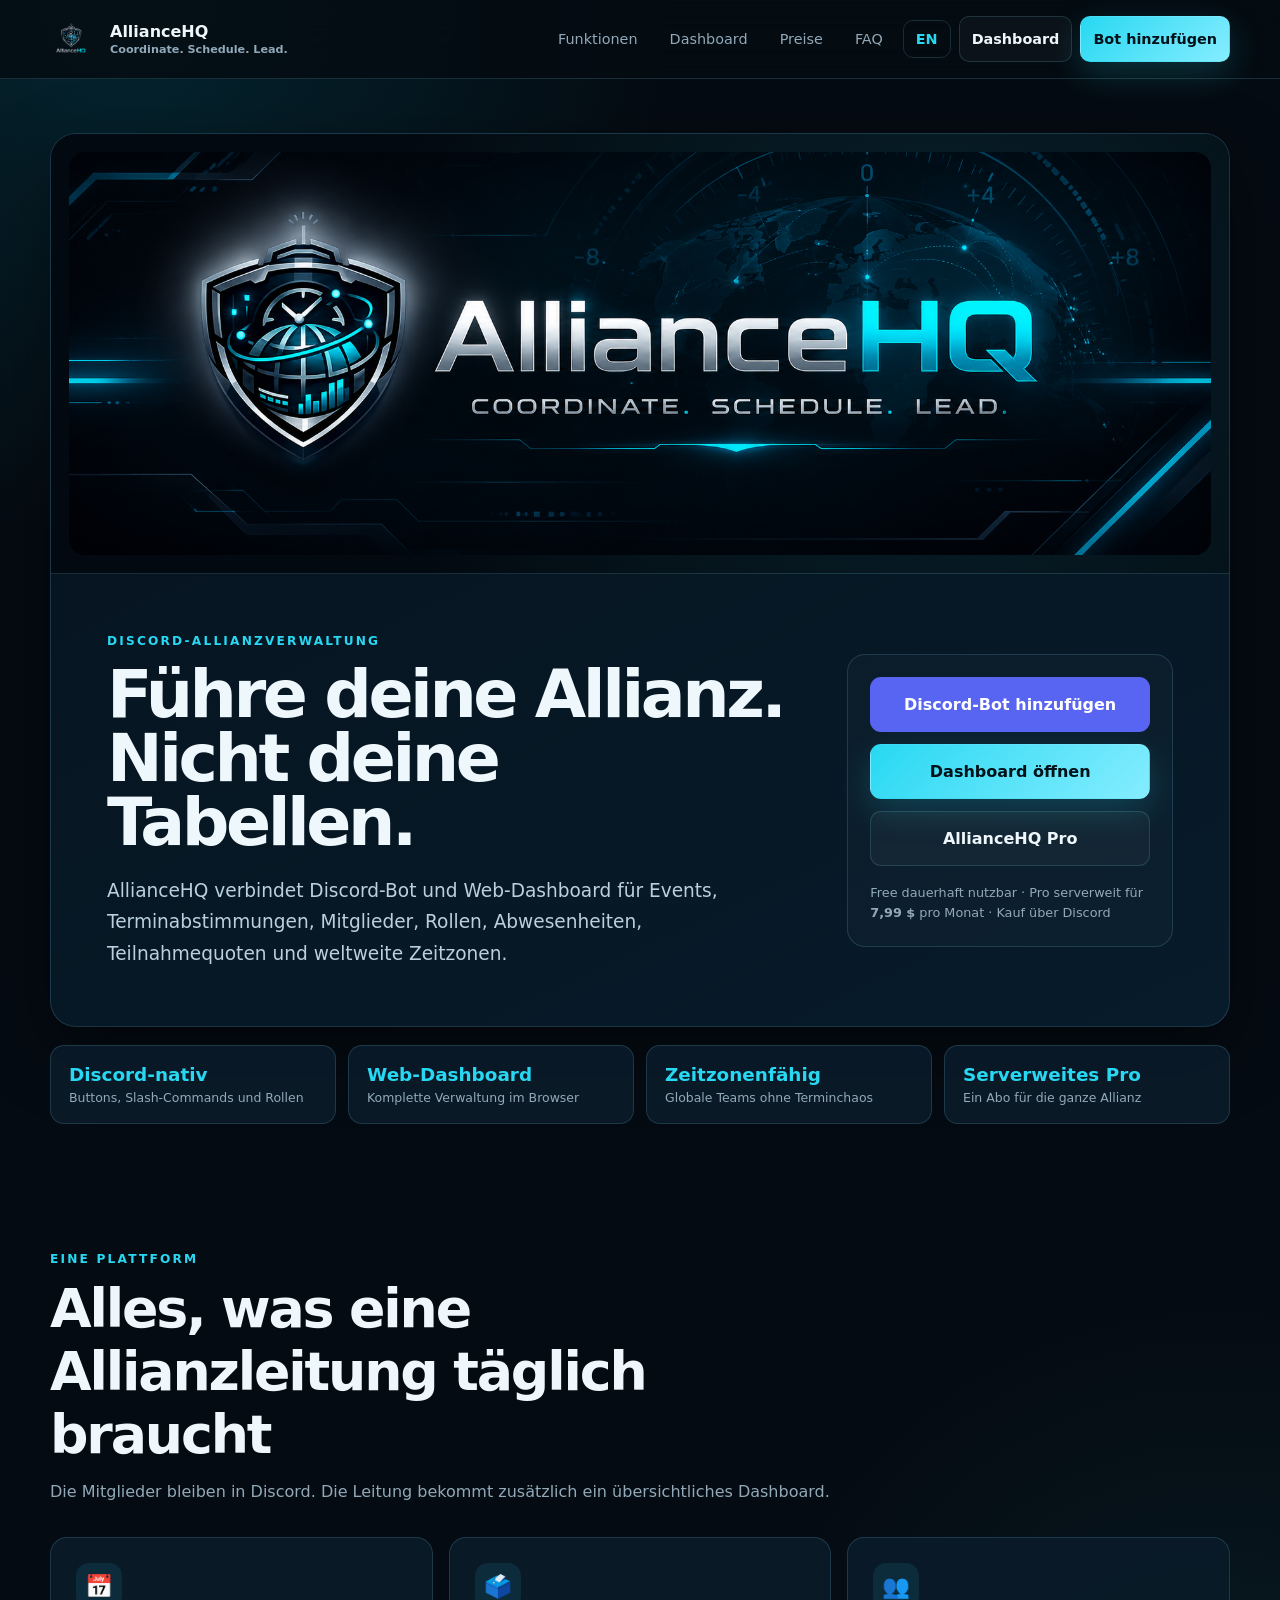
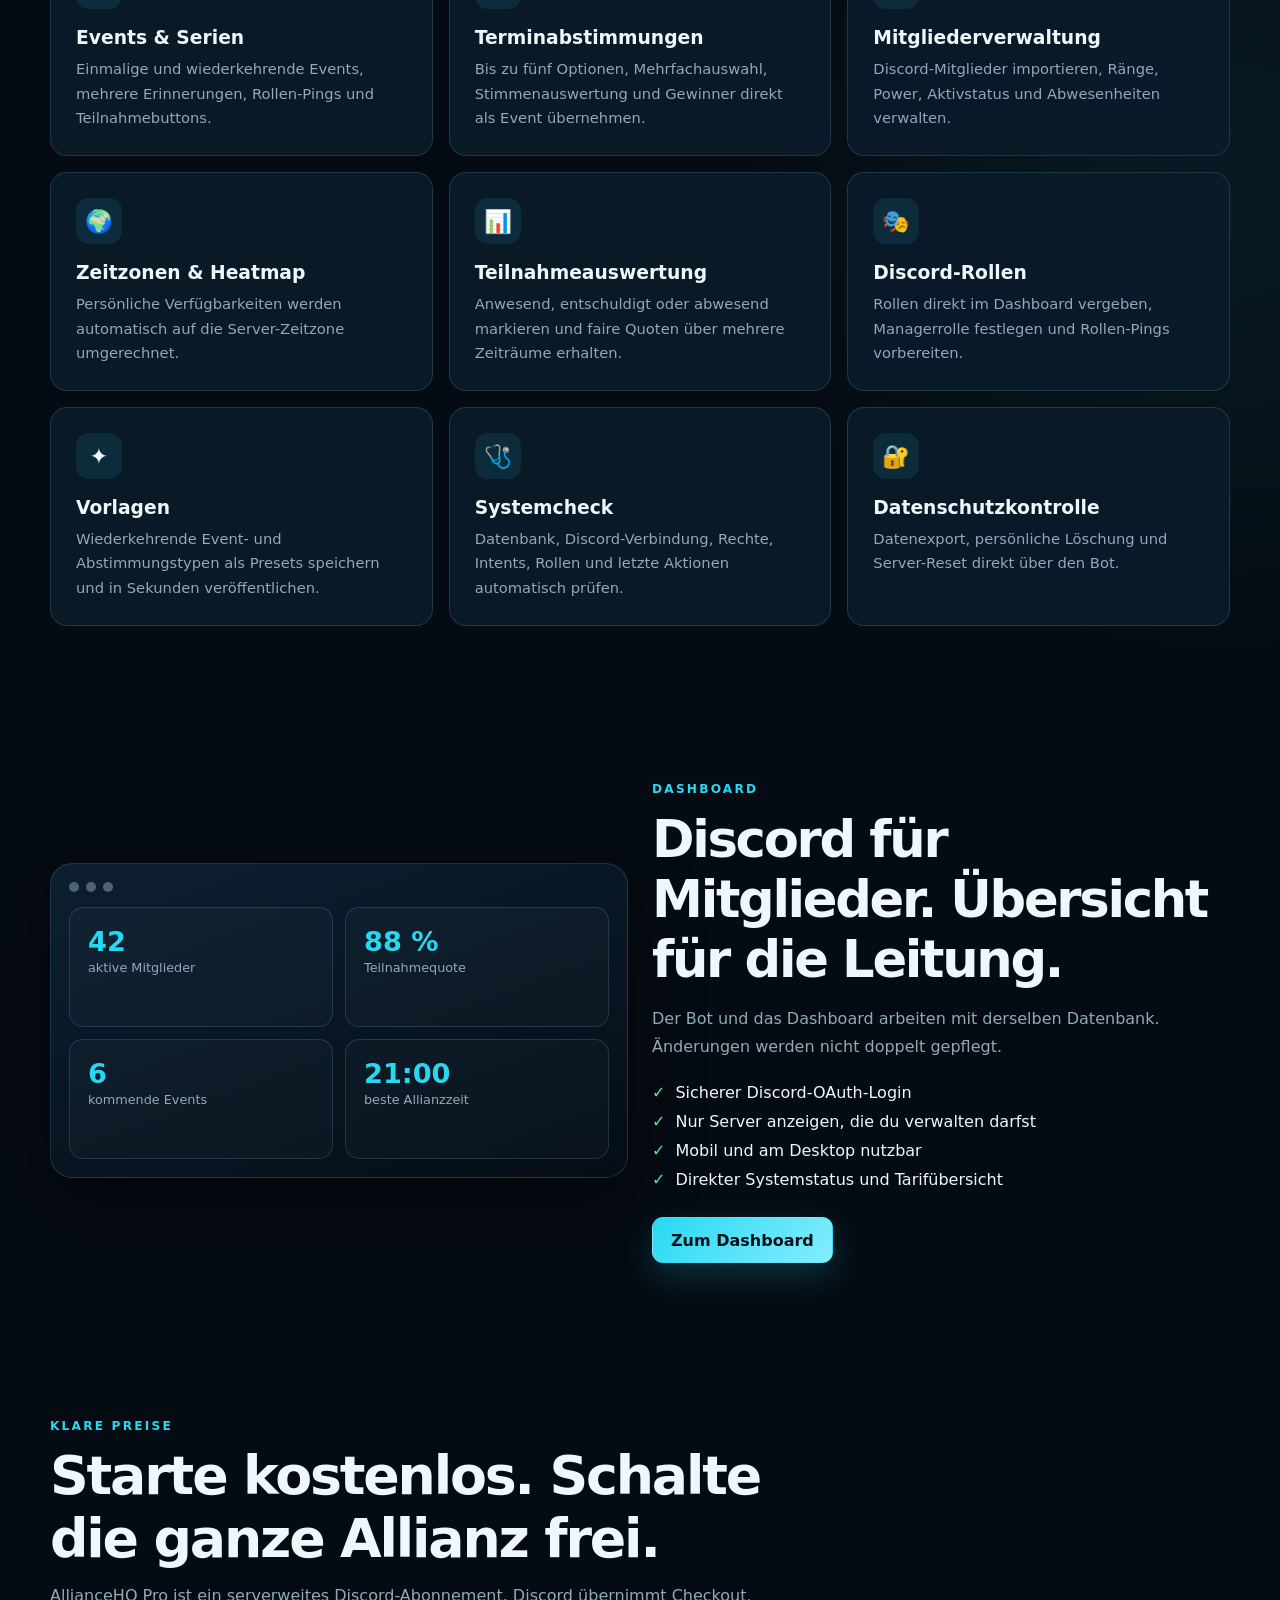
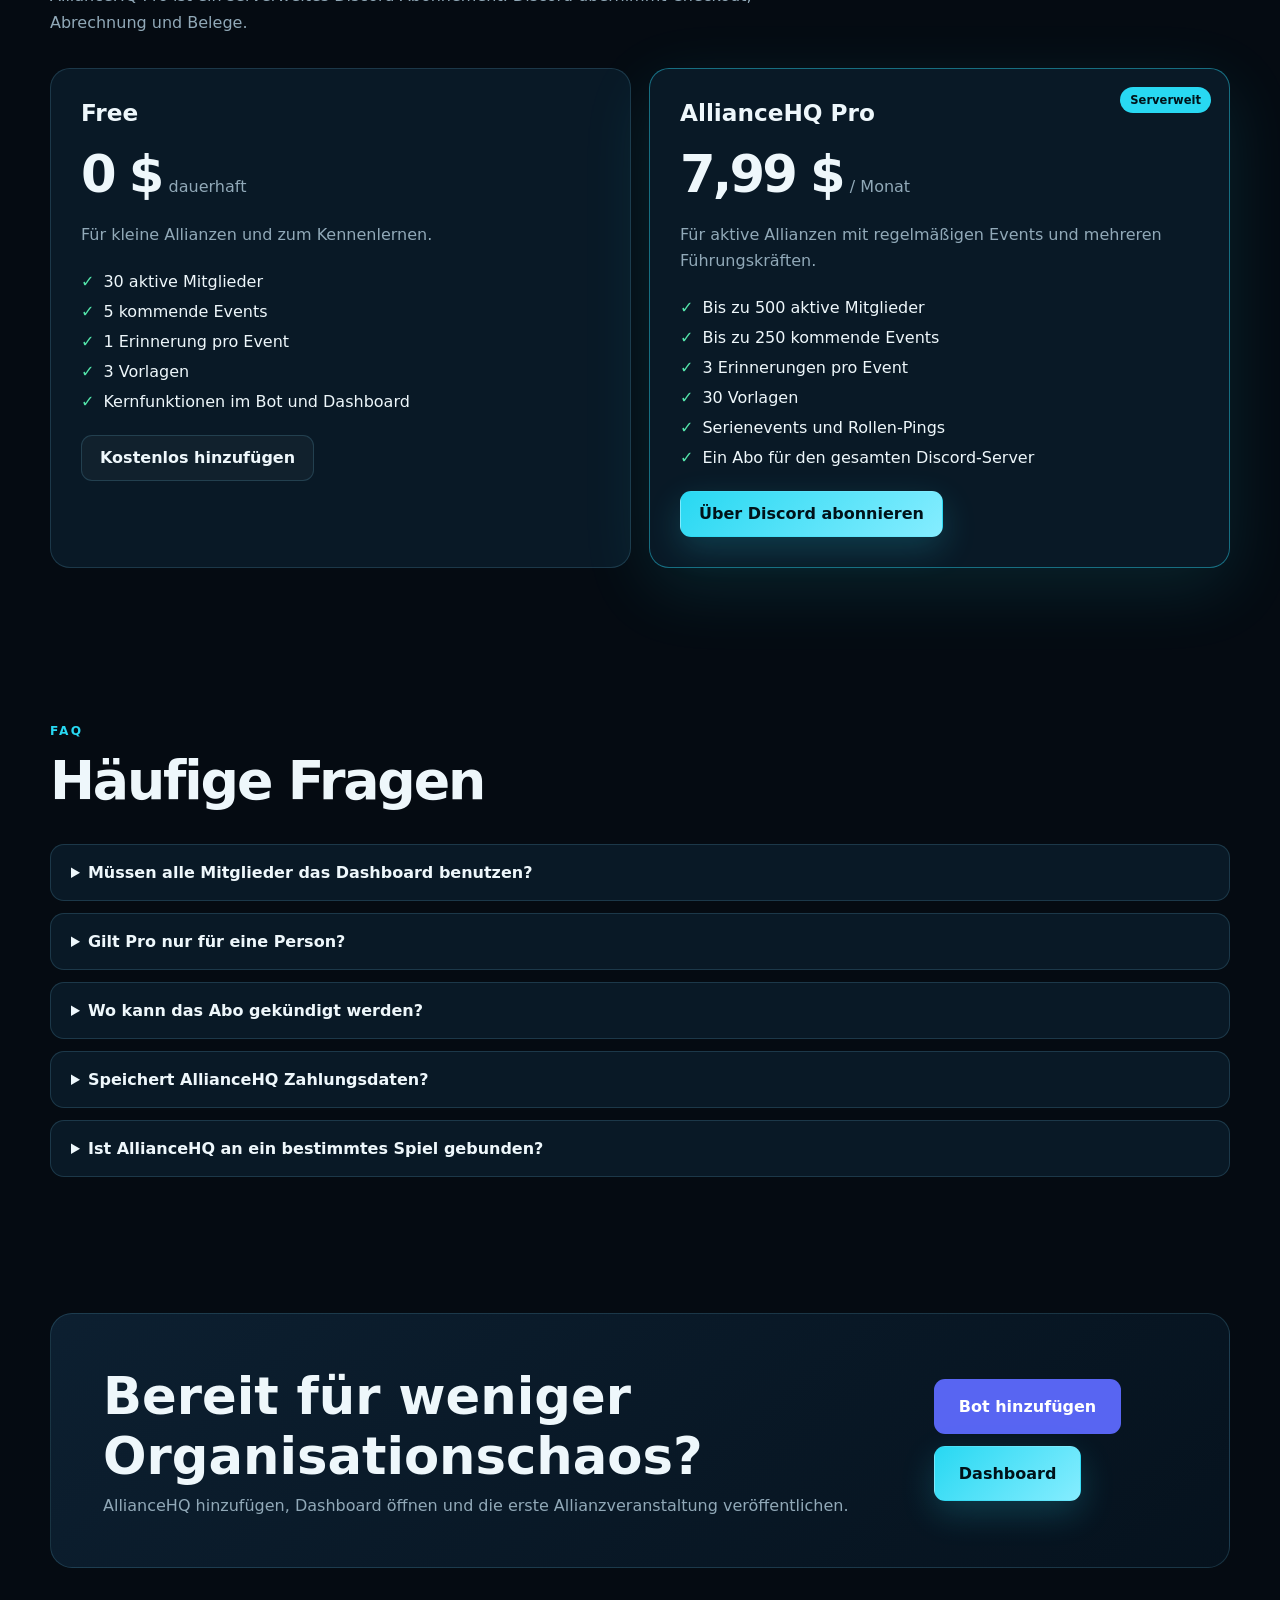
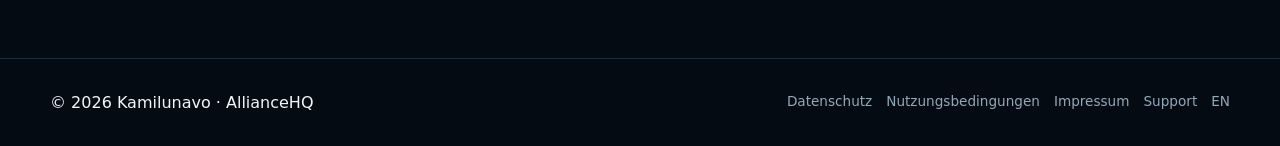
<file: index.html>
<!doctype html>
<html lang="de">
<head>
  <meta charset="utf-8">
  <meta name="viewport" content="width=device-width,initial-scale=1">
  <title>AllianceHQ – Discord-Allianzverwaltung</title>
  <meta name="description" content="Events, Terminabstimmungen, Mitglieder, Rollen, Abwesenheiten und Zeitzonen für Gaming-Allianzen – direkt in Discord und im Web-Dashboard.">
  <meta property="og:title" content="AllianceHQ – Coordinate. Schedule. Lead.">
  <meta property="og:description" content="Die Kommandozentrale für Gaming-Allianzen auf Discord.">
  <meta property="og:image" content="https://alliance-hq.com/assets/hero-banner.png">
  <meta property="og:url" content="https://alliance-hq.com/">
  <meta property="og:locale" content="de_DE">
  <meta name="theme-color" content="#07131f">
  <link rel="icon" href="assets/logo-128.png">
  <link rel="canonical" href="https://alliance-hq.com/">
  <link rel="alternate" hreflang="de" href="https://alliance-hq.com/">
  <link rel="alternate" hreflang="en" href="https://alliance-hq.com/en.html">
  <link rel="alternate" hreflang="x-default" href="https://alliance-hq.com/">
  <link rel="stylesheet" href="assets/style.css?v=1.1.0">
</head>
<body>
<header class="site-header">
  <div class="container header-inner">
    <a class="brand" href="/"><img src="assets/logo-128.png" alt="AllianceHQ Logo"><span class="brand-copy"><span>AllianceHQ</span><small>Coordinate. Schedule. Lead.</small></span></a>
    <button class="nav-toggle" data-nav-toggle aria-label="Menu">☰</button>
    <nav class="nav" data-nav>
      <a href="#features">Funktionen</a><a href="#dashboard">Dashboard</a><a href="#pricing">Preise</a><a href="#faq">FAQ</a>
      <a class="language-link" href="/en.html" lang="en">EN</a>
      <a class="button secondary" data-link="dashboard" href="https://dashboard.alliance-hq.com">Dashboard</a>
      <a class="button primary" data-link="install" href="#">Bot hinzufügen</a>
    </nav>
  </div>
</header>
<main>
<section class="hero"><div class="container">
  <div class="hero-card">
    <div class="hero-media"><img src="assets/hero-banner.png" alt="AllianceHQ command center banner"></div>
    <div class="hero-content">
      <div class="hero-copy"><span class="eyebrow">Discord-Allianzverwaltung</span><h1>Führe deine Allianz. Nicht deine Tabellen.</h1><p>AllianceHQ verbindet Discord-Bot und Web-Dashboard für Events, Terminabstimmungen, Mitglieder, Rollen, Abwesenheiten, Teilnahmequoten und weltweite Zeitzonen.</p></div>
      <div class="hero-cta"><div class="hero-actions"><a class="button discord large" data-link="install" href="#">Discord-Bot hinzufügen</a><a class="button primary large" data-link="dashboard" href="https://dashboard.alliance-hq.com">Dashboard öffnen</a><a class="button secondary large" data-link="store" href="#">AllianceHQ Pro</a></div><p class="hero-note">Free dauerhaft nutzbar · Pro serverweit für <strong data-price data-price-locale="de">7,99 $</strong> pro Monat · Kauf über Discord</p></div>
    </div>
  </div>
  <div class="trust-strip"><article><strong>Discord-nativ</strong><span>Buttons, Slash-Commands und Rollen</span></article><article><strong>Web-Dashboard</strong><span>Komplette Verwaltung im Browser</span></article><article><strong>Zeitzonenfähig</strong><span>Globale Teams ohne Terminchaos</span></article><article><strong>Serverweites Pro</strong><span>Ein Abo für die ganze Allianz</span></article></div>
</div></section>
<section class="section" id="features"><div class="container"><div class="section-heading"><span class="eyebrow">Eine Plattform</span><h2>Alles, was eine Allianzleitung täglich braucht</h2><p>Die Mitglieder bleiben in Discord. Die Leitung bekommt zusätzlich ein übersichtliches Dashboard.</p></div><div class="feature-grid"><article class="feature-card"><span class="feature-icon">📅</span><h3>Events & Serien</h3><p>Einmalige und wiederkehrende Events, mehrere Erinnerungen, Rollen-Pings und Teilnahmebuttons.</p></article>
<article class="feature-card"><span class="feature-icon">🗳️</span><h3>Terminabstimmungen</h3><p>Bis zu fünf Optionen, Mehrfachauswahl, Stimmenauswertung und Gewinner direkt als Event übernehmen.</p></article>
<article class="feature-card"><span class="feature-icon">👥</span><h3>Mitgliederverwaltung</h3><p>Discord-Mitglieder importieren, Ränge, Power, Aktivstatus und Abwesenheiten verwalten.</p></article>
<article class="feature-card"><span class="feature-icon">🌍</span><h3>Zeitzonen & Heatmap</h3><p>Persönliche Verfügbarkeiten werden automatisch auf die Server-Zeitzone umgerechnet.</p></article>
<article class="feature-card"><span class="feature-icon">📊</span><h3>Teilnahmeauswertung</h3><p>Anwesend, entschuldigt oder abwesend markieren und faire Quoten über mehrere Zeiträume erhalten.</p></article>
<article class="feature-card"><span class="feature-icon">🎭</span><h3>Discord-Rollen</h3><p>Rollen direkt im Dashboard vergeben, Managerrolle festlegen und Rollen-Pings vorbereiten.</p></article>
<article class="feature-card"><span class="feature-icon">✦</span><h3>Vorlagen</h3><p>Wiederkehrende Event- und Abstimmungstypen als Presets speichern und in Sekunden veröffentlichen.</p></article>
<article class="feature-card"><span class="feature-icon">🩺</span><h3>Systemcheck</h3><p>Datenbank, Discord-Verbindung, Rechte, Intents, Rollen und letzte Aktionen automatisch prüfen.</p></article>
<article class="feature-card"><span class="feature-icon">🔐</span><h3>Datenschutzkontrolle</h3><p>Datenexport, persönliche Löschung und Server-Reset direkt über den Bot.</p></article></div></div></section>
<section class="section" id="dashboard"><div class="container dashboard-showcase"><div class="dashboard-window"><div class="window-bar"><i></i><i></i><i></i></div><div class="window-grid"><article><strong>42</strong><span>aktive Mitglieder</span></article><article><strong>88 %</strong><span>Teilnahmequote</span></article><article><strong>6</strong><span>kommende Events</span></article><article><strong>21:00</strong><span>beste Allianzzeit</span></article></div></div><div class="showcase-copy"><span class="eyebrow">Dashboard</span><h2>Discord für Mitglieder. Übersicht für die Leitung.</h2><p>Der Bot und das Dashboard arbeiten mit derselben Datenbank. Änderungen werden nicht doppelt gepflegt.</p><ul class="check-list"><li>Sicherer Discord-OAuth-Login</li><li>Nur Server anzeigen, die du verwalten darfst</li><li>Mobil und am Desktop nutzbar</li><li>Direkter Systemstatus und Tarifübersicht</li></ul><a class="button primary" data-link="dashboard" href="https://dashboard.alliance-hq.com">Zum Dashboard</a></div></div></section>
<section class="section" id="pricing"><div class="container"><div class="section-heading"><span class="eyebrow">Klare Preise</span><h2>Starte kostenlos. Schalte die ganze Allianz frei.</h2><p>AllianceHQ Pro ist ein serverweites Discord-Abonnement. Discord übernimmt Checkout, Abrechnung und Belege.</p></div><div class="pricing-grid"><article class="price-card"><h3>Free</h3><div class="price"><strong>0 $</strong><span>dauerhaft</span></div><p>Für kleine Allianzen und zum Kennenlernen.</p><ul><li>30 aktive Mitglieder</li><li>5 kommende Events</li><li>1 Erinnerung pro Event</li><li>3 Vorlagen</li><li>Kernfunktionen im Bot und Dashboard</li></ul><a class="button secondary" data-link="install" href="#">Kostenlos hinzufügen</a></article><article class="price-card pro"><span class="price-badge">Serverweit</span><h3>AllianceHQ Pro</h3><div class="price"><strong data-price data-price-locale="de">7,99 $</strong><span>/ Monat</span></div><p>Für aktive Allianzen mit regelmäßigen Events und mehreren Führungskräften.</p><ul><li>Bis zu 500 aktive Mitglieder</li><li>Bis zu 250 kommende Events</li><li>3 Erinnerungen pro Event</li><li>30 Vorlagen</li><li>Serienevents und Rollen-Pings</li><li>Ein Abo für den gesamten Discord-Server</li></ul><a class="button primary" data-link="store" href="#">Über Discord abonnieren</a></article></div></div></section>
<section class="section" id="faq"><div class="container"><div class="section-heading"><span class="eyebrow">FAQ</span><h2>Häufige Fragen</h2></div><div class="faq"><details><summary>Müssen alle Mitglieder das Dashboard benutzen?</summary><p>Nein. Mitglieder können weiterhin vollständig über Discord abstimmen und teilnehmen. Das Dashboard richtet sich hauptsächlich an die Allianzleitung.</p></details><details><summary>Gilt Pro nur für eine Person?</summary><p>Nein. AllianceHQ Pro schaltet die Pro-Funktionen für den ausgewählten Discord-Server frei.</p></details><details><summary>Wo kann das Abo gekündigt werden?</summary><p>Abonnements werden direkt über Discord verwaltet und können dort in den Abonnement-Einstellungen gekündigt werden.</p></details><details><summary>Speichert AllianceHQ Zahlungsdaten?</summary><p>Nein. Checkout und Abrechnung erfolgen über Discord. AllianceHQ verarbeitet lediglich die Discord-Berechtigung, die den Tarifzugang bestätigt.</p></details><details><summary>Ist AllianceHQ an ein bestimmtes Spiel gebunden?</summary><p>Nein. AllianceHQ eignet sich für Allianzen, Clans, Gilden und andere koordinierte Gaming-Communities.</p></details></div></div></section>
<section class="cta"><div class="container"><div class="cta-card"><div><h2>Bereit für weniger Organisationschaos?</h2><p>AllianceHQ hinzufügen, Dashboard öffnen und die erste Allianzveranstaltung veröffentlichen.</p></div><div class="hero-actions"><a class="button discord large" data-link="install" href="#">Bot hinzufügen</a><a class="button primary large" data-link="dashboard" href="https://dashboard.alliance-hq.com">Dashboard</a></div></div></div></section>
</main>
<footer class="site-footer"><div class="container footer-inner"><span>© 2026 Kamilunavo · AllianceHQ</span><div class="footer-links"><a href="privacy.html">Datenschutz</a><a href="terms.html">Nutzungsbedingungen</a><a href="imprint.html">Impressum</a><a data-link="support" href="#">Support</a><a href="/en.html">EN</a></div></div></footer>
<script src="site-config.js"></script><script src="assets/site.js?v=1.1.0"></script></body></html>
</file>
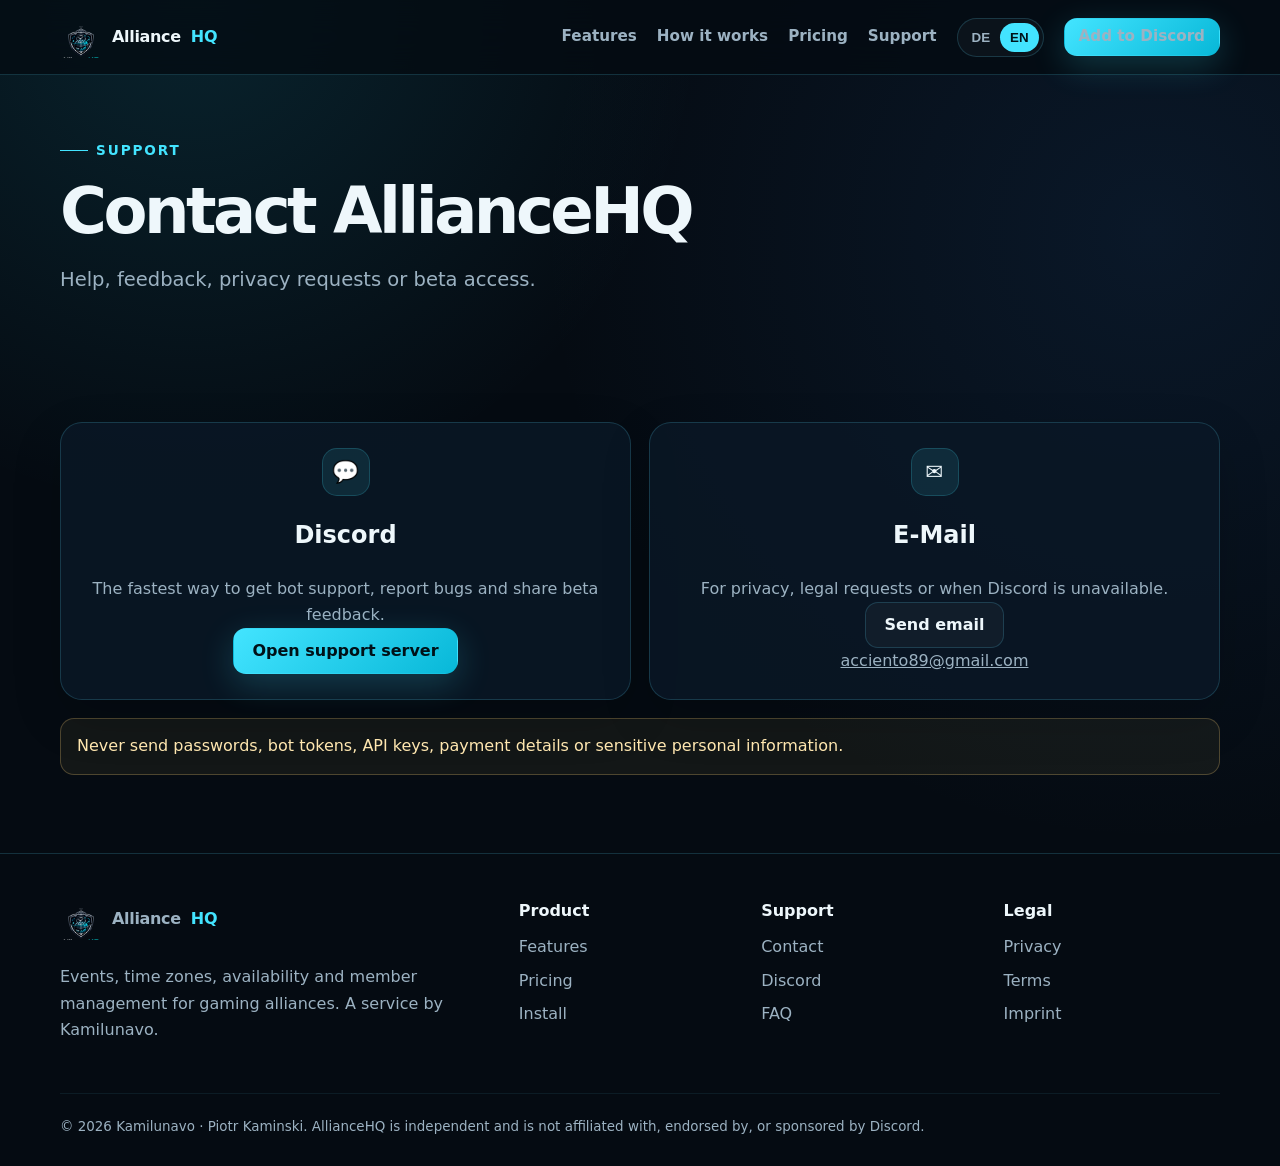
<file: contact.html>
<!doctype html><html lang="en"><head><meta charset="utf-8"><meta name="viewport" content="width=device-width,initial-scale=1"><title>Contact · AllianceHQ</title><link rel="icon" href="assets/favicon.png"><link rel="stylesheet" href="styles.css"></head><body class="lang-en">
<a class="skip-link" href="#main">Skip to content</a>
<header class="site-header">
  <div class="container nav">
    <a class="brand" href="index.html"><img src="assets/app-icon.png" alt=""><span>Alliance</span><span>HQ</span></a>
    <button class="menu-button" data-menu-button aria-label="Menu">☰</button>
    <nav class="nav-links" data-menu aria-label="Main navigation">
      <a href="index.html#features" data-de="Funktionen" data-en="Features">Features</a>
      <a href="index.html#how" data-de="Ablauf" data-en="How it works">How it works</a>
      <a href="index.html#pricing" data-de="Preise" data-en="Pricing">Pricing</a>
      <a href="contact.html" data-de="Support" data-en="Support">Support</a>
      <div class="lang-switch" aria-label="Language"><button data-lang-button="de">DE</button><button data-lang-button="en">EN</button></div>
      <a class="btn btn-primary btn-small" data-install-link href="#" data-de="Zu Discord" data-en="Add to Discord">Add to Discord</a>
    </nav>
  </div>
</header>
<main id="main"><section class="legal-hero"><div class="container"><div class="eyebrow" data-de="Support" data-en="Support">Support</div><h1 data-de="Kontakt zu AllianceHQ" data-en="Contact AllianceHQ">Contact AllianceHQ</h1><p class="hero-copy" data-de="Hilfe, Feedback, Datenschutzanfragen oder Beta-Zugang." data-en="Help, feedback, privacy requests or beta access.">Help, feedback, privacy requests or beta access.</p></div></section><section class="section"><div class="container contact-grid"><article class="card contact-card"><div class="card-icon">💬</div><h2>Discord</h2><p data-de="Der schnellste Weg für Bot-Support, Bugmeldungen und Beta-Feedback." data-en="The fastest way to get bot support, report bugs and share beta feedback.">The fastest way to get bot support, report bugs and share beta feedback.</p><p><a class="btn btn-primary" data-support-link href="#" data-de="Support-Server öffnen" data-en="Open support server">Open support server</a></p></article><article class="card contact-card"><div class="card-icon">✉️</div><h2>E-Mail</h2><p data-de="Für Datenschutz, rechtliche Anfragen oder wenn Discord nicht erreichbar ist." data-en="For privacy, legal requests or when Discord is unavailable.">For privacy, legal requests or when Discord is unavailable.</p><p><a class="btn btn-secondary" data-contact-email href="mailto:acciento89@gmail.com" data-de="E-Mail senden" data-en="Send email">Send email</a></p><p><a data-contact-email data-show-email="true"></a></p></article></div><div class="container" style="margin-top:18px"><div class="notice" data-de="Bitte sende niemals Passwörter, Bot-Tokens, API-Schlüssel, Zahlungsdaten oder sensible persönliche Informationen." data-en="Never send passwords, bot tokens, API keys, payment details or sensitive personal information.">Never send passwords, bot tokens, API keys, payment details or sensitive personal information.</div></div></section></main>
<footer class="site-footer">
  <div class="container">
    <div class="footer-grid">
      <div class="footer-brand"><a class="brand" href="index.html"><img src="assets/app-icon.png" alt=""><span>Alliance</span><span>HQ</span></a><p data-de="Events, Zeitzonen, Verfügbarkeiten und Mitgliederverwaltung für Gaming-Allianzen. Ein Dienst von Kamilunavo." data-en="Events, time zones, availability and member management for gaming alliances. A service by Kamilunavo.">Events, time zones, availability and member management for gaming alliances. A service by Kamilunavo.</p></div>
      <div class="footer-col"><strong data-de="Produkt" data-en="Product">Product</strong><a href="index.html#features" data-de="Funktionen" data-en="Features">Features</a><a href="index.html#pricing" data-de="Preise" data-en="Pricing">Pricing</a><a data-install-link href="#" data-de="Installieren" data-en="Install">Install</a></div>
      <div class="footer-col"><strong>Support</strong><a href="contact.html" data-de="Kontakt" data-en="Contact">Contact</a><a data-support-link href="#">Discord</a><a href="index.html#faq">FAQ</a></div>
      <div class="footer-col"><strong data-de="Rechtliches" data-en="Legal">Legal</strong><a href="privacy.html" data-de="Datenschutz" data-en="Privacy">Privacy</a><a href="terms.html" data-de="Nutzungsbedingungen" data-en="Terms">Terms</a><a href="imprint.html" data-de="Impressum" data-en="Imprint">Imprint</a></div>
    </div>
    <div class="copyright">© 2026 Kamilunavo · Piotr Kaminski. AllianceHQ is independent and is not affiliated with, endorsed by, or sponsored by Discord.</div>
  </div>
</footer>
<script src="config.js"></script><script src="app.js"></script>
</body></html>
</file>
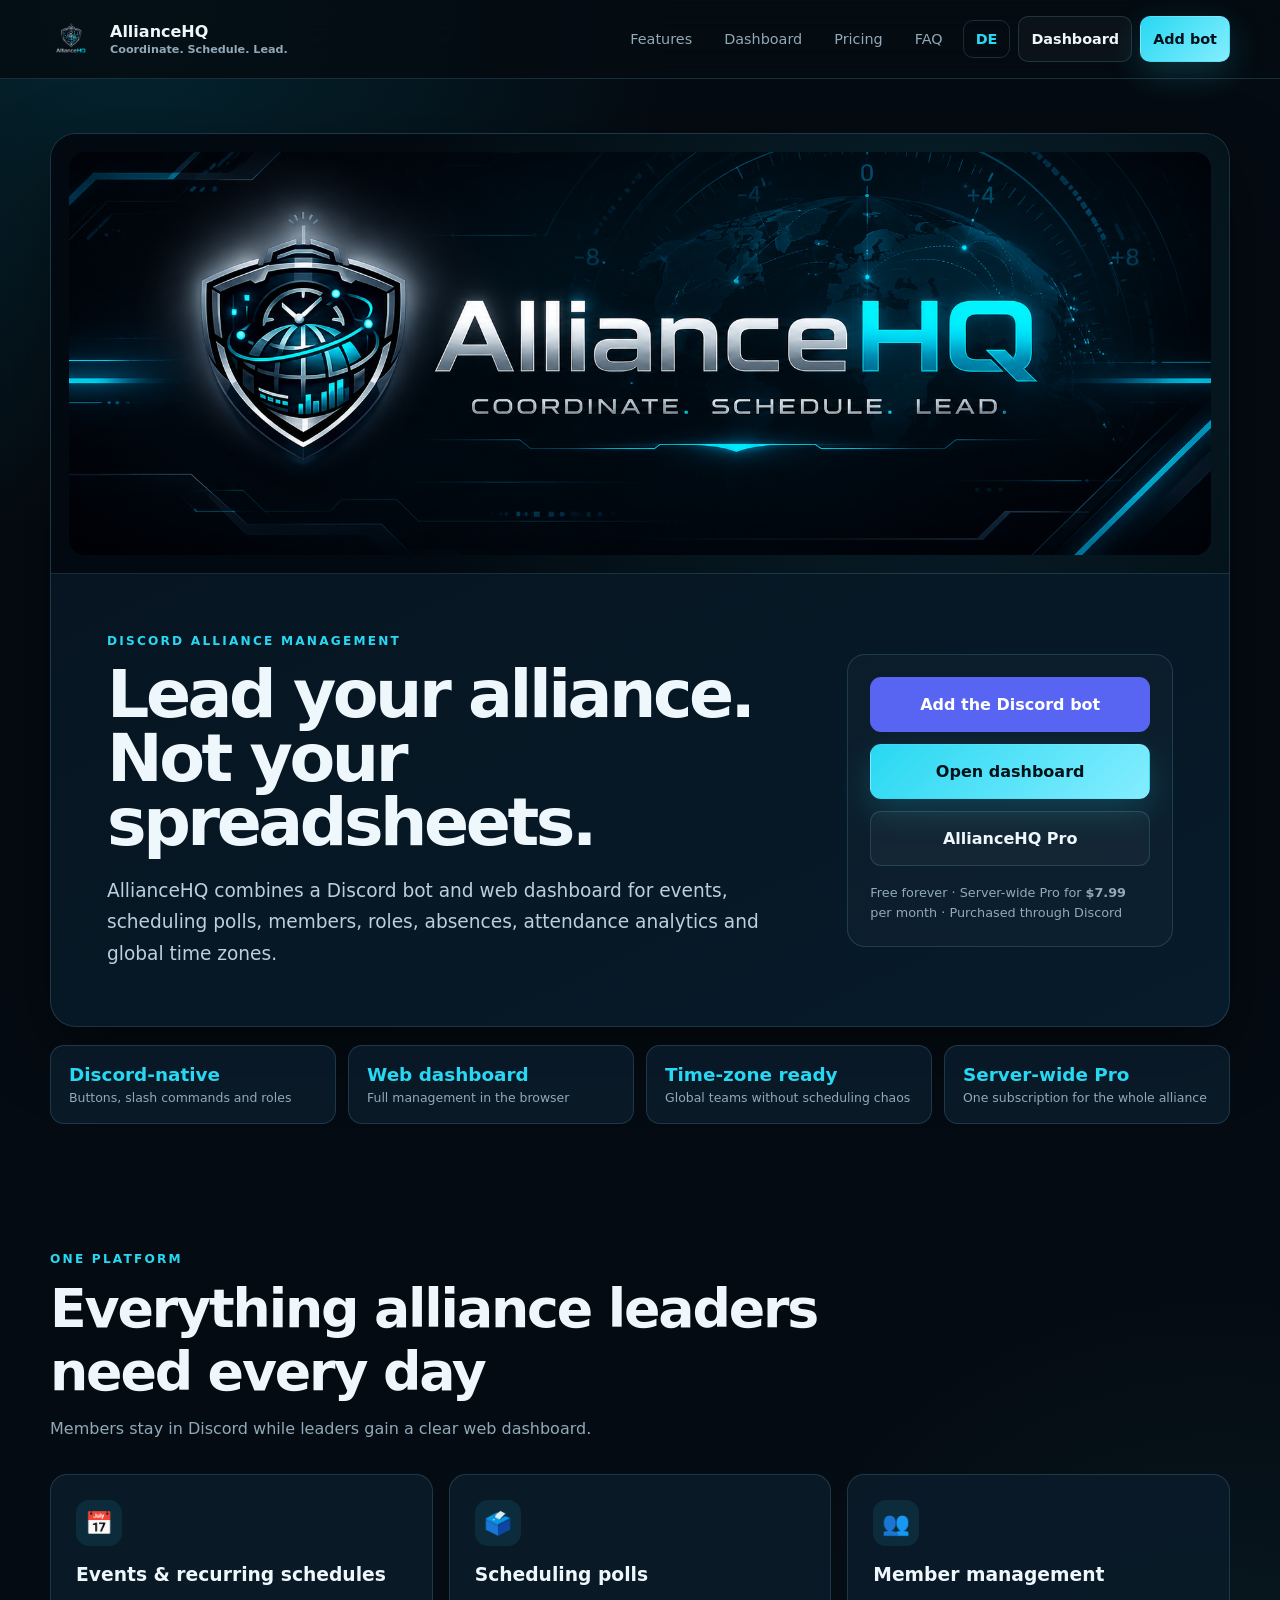
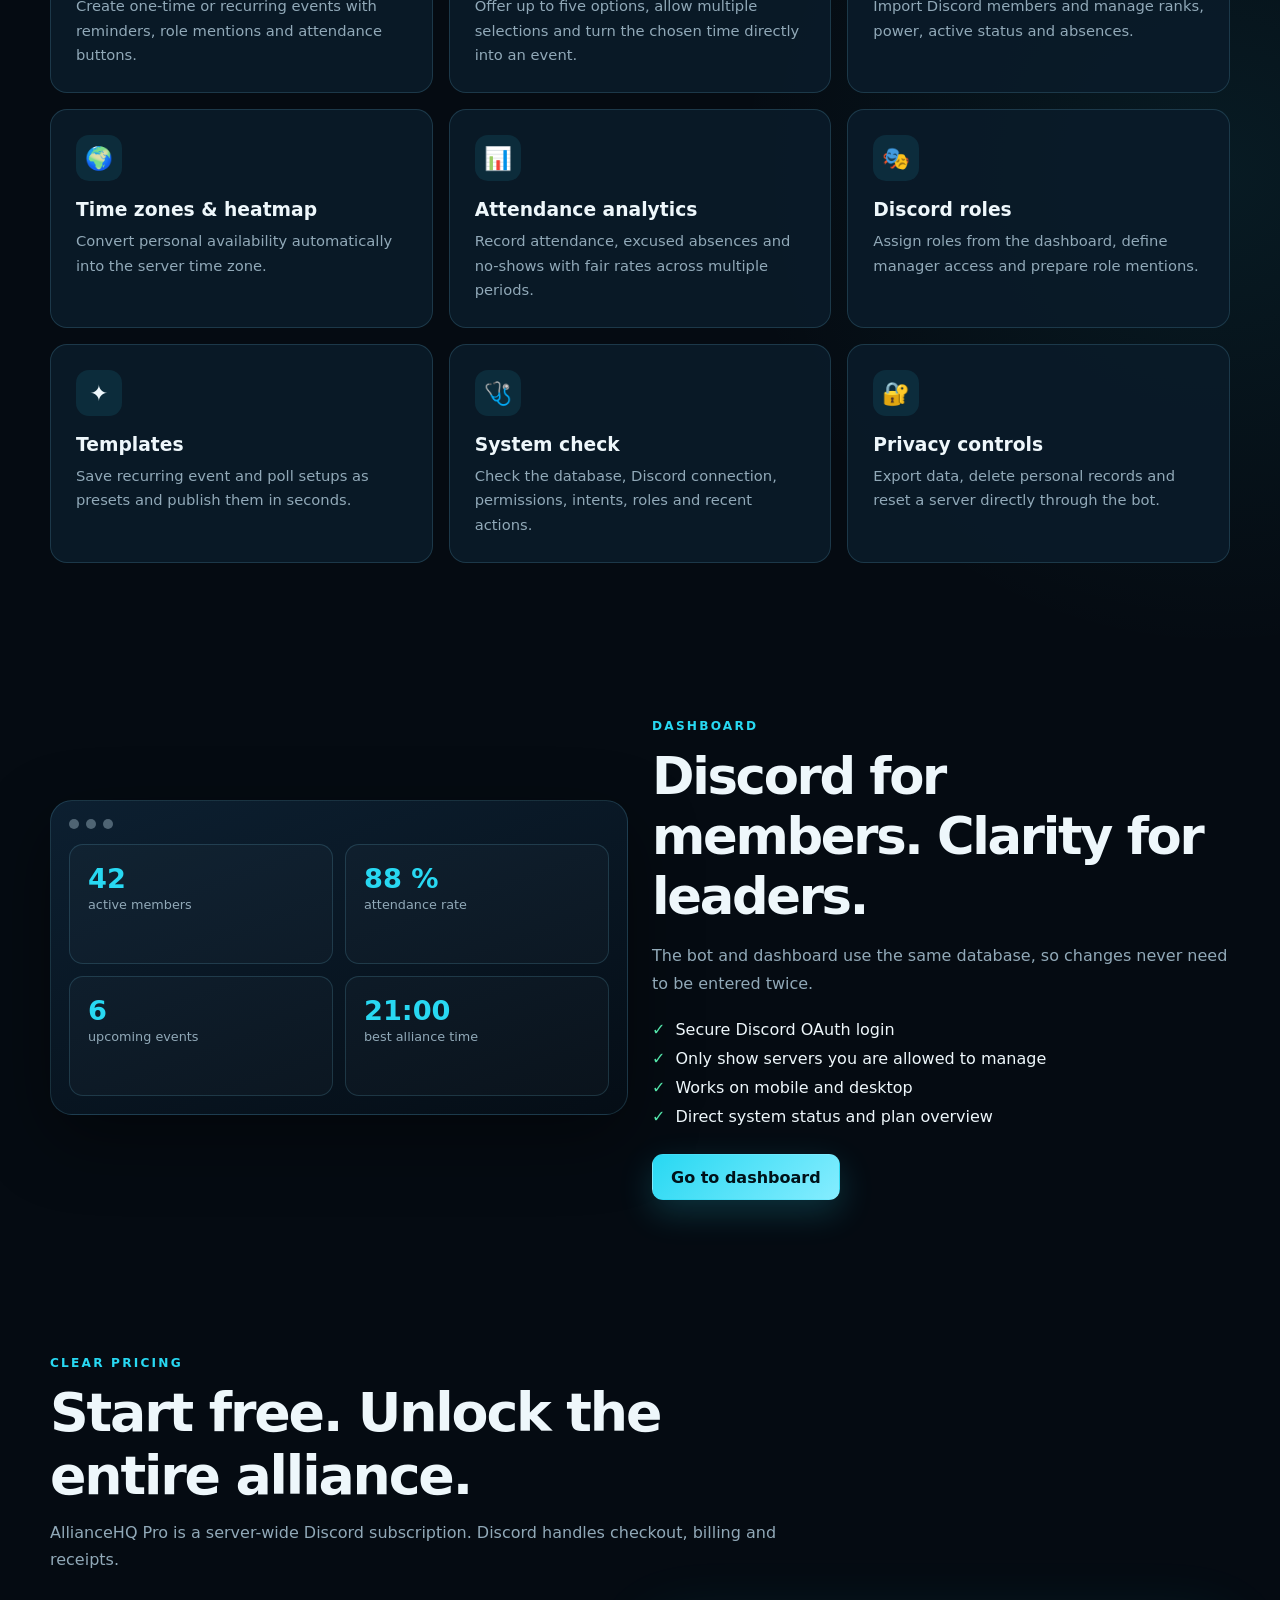
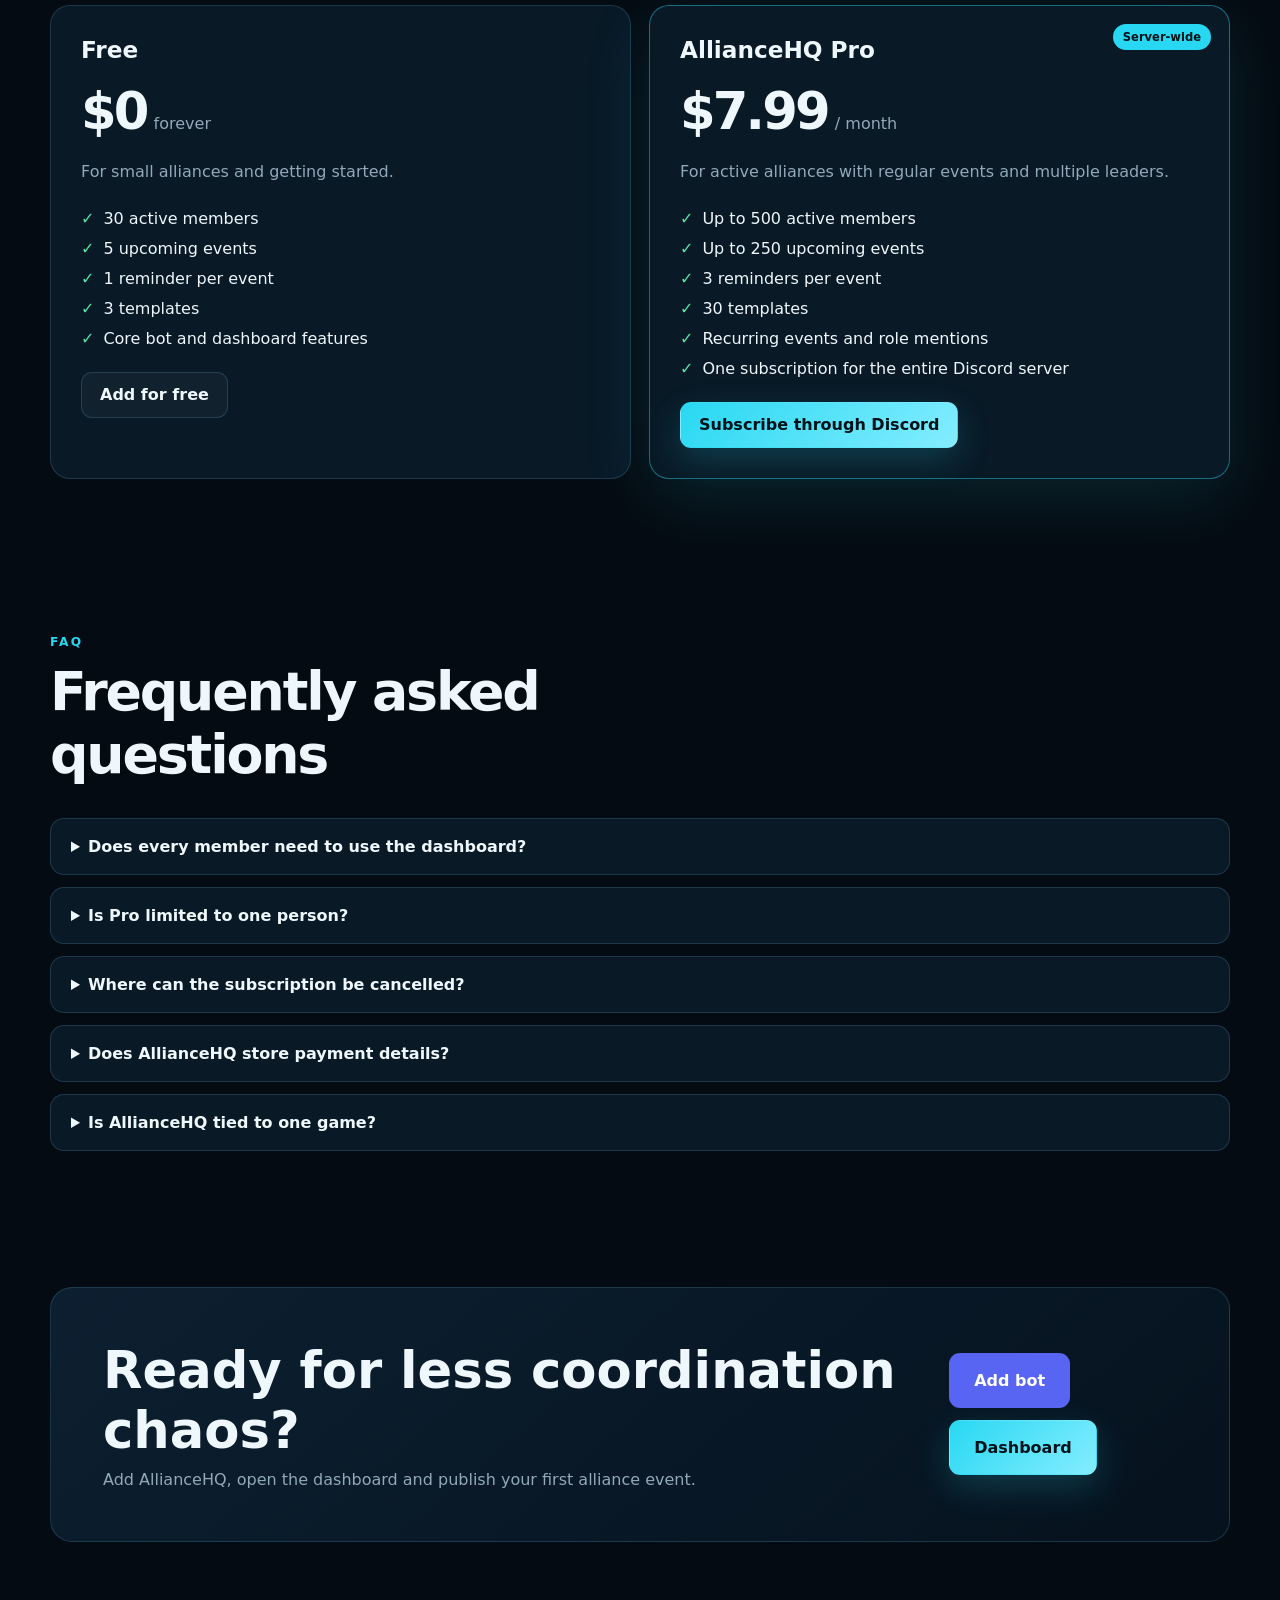
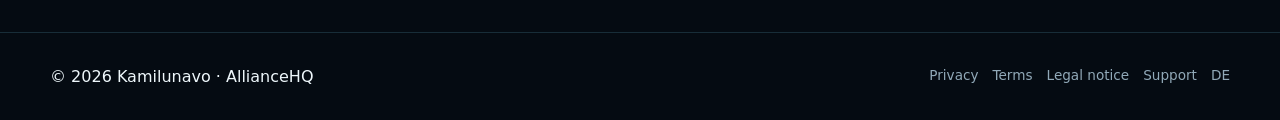
<file: en.html>
<!doctype html>
<html lang="en">
<head>
  <meta charset="utf-8">
  <meta name="viewport" content="width=device-width,initial-scale=1">
  <title>AllianceHQ – Discord Alliance Management</title>
  <meta name="description" content="Events, scheduling polls, members, roles, absences and time zones for gaming alliances — in Discord and a web dashboard.">
  <meta property="og:title" content="AllianceHQ – Coordinate. Schedule. Lead.">
  <meta property="og:description" content="The command center for gaming alliances on Discord.">
  <meta property="og:image" content="https://alliance-hq.com/assets/hero-banner.png">
  <meta property="og:url" content="https://alliance-hq.com/en.html">
  <meta property="og:locale" content="en_US">
  <meta name="theme-color" content="#07131f">
  <link rel="icon" href="assets/logo-128.png">
  <link rel="canonical" href="https://alliance-hq.com/en.html">
  <link rel="alternate" hreflang="de" href="https://alliance-hq.com/">
  <link rel="alternate" hreflang="en" href="https://alliance-hq.com/en.html">
  <link rel="alternate" hreflang="x-default" href="https://alliance-hq.com/">
  <link rel="stylesheet" href="assets/style.css?v=1.1.0">
</head>
<body>
<header class="site-header">
  <div class="container header-inner">
    <a class="brand" href="/en.html"><img src="assets/logo-128.png" alt="AllianceHQ Logo"><span class="brand-copy"><span>AllianceHQ</span><small>Coordinate. Schedule. Lead.</small></span></a>
    <button class="nav-toggle" data-nav-toggle aria-label="Menu">☰</button>
    <nav class="nav" data-nav>
      <a href="#features">Features</a><a href="#dashboard">Dashboard</a><a href="#pricing">Pricing</a><a href="#faq">FAQ</a>
      <a class="language-link" href="/" lang="de">DE</a>
      <a class="button secondary" data-link="dashboard" href="https://dashboard.alliance-hq.com">Dashboard</a>
      <a class="button primary" data-link="install" href="#">Add bot</a>
    </nav>
  </div>
</header>
<main>
<section class="hero"><div class="container">
  <div class="hero-card">
    <div class="hero-media"><img src="assets/hero-banner.png" alt="AllianceHQ command center banner"></div>
    <div class="hero-content">
      <div class="hero-copy"><span class="eyebrow">Discord alliance management</span><h1>Lead your alliance. Not your spreadsheets.</h1><p>AllianceHQ combines a Discord bot and web dashboard for events, scheduling polls, members, roles, absences, attendance analytics and global time zones.</p></div>
      <div class="hero-cta"><div class="hero-actions"><a class="button discord large" data-link="install" href="#">Add the Discord bot</a><a class="button primary large" data-link="dashboard" href="https://dashboard.alliance-hq.com">Open dashboard</a><a class="button secondary large" data-link="store" href="#">AllianceHQ Pro</a></div><p class="hero-note">Free forever · Server-wide Pro for <strong data-price data-price-locale="en">$7.99</strong> per month · Purchased through Discord</p></div>
    </div>
  </div>
  <div class="trust-strip"><article><strong>Discord-native</strong><span>Buttons, slash commands and roles</span></article><article><strong>Web dashboard</strong><span>Full management in the browser</span></article><article><strong>Time-zone ready</strong><span>Global teams without scheduling chaos</span></article><article><strong>Server-wide Pro</strong><span>One subscription for the whole alliance</span></article></div>
</div></section>
<section class="section" id="features"><div class="container"><div class="section-heading"><span class="eyebrow">One platform</span><h2>Everything alliance leaders need every day</h2><p>Members stay in Discord while leaders gain a clear web dashboard.</p></div><div class="feature-grid"><article class="feature-card"><span class="feature-icon">📅</span><h3>Events & recurring schedules</h3><p>Create one-time or recurring events with reminders, role mentions and attendance buttons.</p></article>
<article class="feature-card"><span class="feature-icon">🗳️</span><h3>Scheduling polls</h3><p>Offer up to five options, allow multiple selections and turn the chosen time directly into an event.</p></article>
<article class="feature-card"><span class="feature-icon">👥</span><h3>Member management</h3><p>Import Discord members and manage ranks, power, active status and absences.</p></article>
<article class="feature-card"><span class="feature-icon">🌍</span><h3>Time zones & heatmap</h3><p>Convert personal availability automatically into the server time zone.</p></article>
<article class="feature-card"><span class="feature-icon">📊</span><h3>Attendance analytics</h3><p>Record attendance, excused absences and no-shows with fair rates across multiple periods.</p></article>
<article class="feature-card"><span class="feature-icon">🎭</span><h3>Discord roles</h3><p>Assign roles from the dashboard, define manager access and prepare role mentions.</p></article>
<article class="feature-card"><span class="feature-icon">✦</span><h3>Templates</h3><p>Save recurring event and poll setups as presets and publish them in seconds.</p></article>
<article class="feature-card"><span class="feature-icon">🩺</span><h3>System check</h3><p>Check the database, Discord connection, permissions, intents, roles and recent actions.</p></article>
<article class="feature-card"><span class="feature-icon">🔐</span><h3>Privacy controls</h3><p>Export data, delete personal records and reset a server directly through the bot.</p></article></div></div></section>
<section class="section" id="dashboard"><div class="container dashboard-showcase"><div class="dashboard-window"><div class="window-bar"><i></i><i></i><i></i></div><div class="window-grid"><article><strong>42</strong><span>active members</span></article><article><strong>88 %</strong><span>attendance rate</span></article><article><strong>6</strong><span>upcoming events</span></article><article><strong>21:00</strong><span>best alliance time</span></article></div></div><div class="showcase-copy"><span class="eyebrow">Dashboard</span><h2>Discord for members. Clarity for leaders.</h2><p>The bot and dashboard use the same database, so changes never need to be entered twice.</p><ul class="check-list"><li>Secure Discord OAuth login</li><li>Only show servers you are allowed to manage</li><li>Works on mobile and desktop</li><li>Direct system status and plan overview</li></ul><a class="button primary" data-link="dashboard" href="https://dashboard.alliance-hq.com">Go to dashboard</a></div></div></section>
<section class="section" id="pricing"><div class="container"><div class="section-heading"><span class="eyebrow">Clear pricing</span><h2>Start free. Unlock the entire alliance.</h2><p>AllianceHQ Pro is a server-wide Discord subscription. Discord handles checkout, billing and receipts.</p></div><div class="pricing-grid"><article class="price-card"><h3>Free</h3><div class="price"><strong>$0</strong><span>forever</span></div><p>For small alliances and getting started.</p><ul><li>30 active members</li><li>5 upcoming events</li><li>1 reminder per event</li><li>3 templates</li><li>Core bot and dashboard features</li></ul><a class="button secondary" data-link="install" href="#">Add for free</a></article><article class="price-card pro"><span class="price-badge">Server-wide</span><h3>AllianceHQ Pro</h3><div class="price"><strong data-price data-price-locale="en">$7.99</strong><span>/ month</span></div><p>For active alliances with regular events and multiple leaders.</p><ul><li>Up to 500 active members</li><li>Up to 250 upcoming events</li><li>3 reminders per event</li><li>30 templates</li><li>Recurring events and role mentions</li><li>One subscription for the entire Discord server</li></ul><a class="button primary" data-link="store" href="#">Subscribe through Discord</a></article></div></div></section>
<section class="section" id="faq"><div class="container"><div class="section-heading"><span class="eyebrow">FAQ</span><h2>Frequently asked questions</h2></div><div class="faq"><details><summary>Does every member need to use the dashboard?</summary><p>No. Members can continue voting and joining events entirely inside Discord. The dashboard is mainly designed for alliance leaders.</p></details><details><summary>Is Pro limited to one person?</summary><p>No. AllianceHQ Pro unlocks Pro features for the selected Discord server.</p></details><details><summary>Where can the subscription be cancelled?</summary><p>Subscriptions are managed directly through Discord and can be cancelled in Discord subscription settings.</p></details><details><summary>Does AllianceHQ store payment details?</summary><p>No. Checkout and billing are handled by Discord. AllianceHQ only processes the Discord entitlement that confirms plan access.</p></details><details><summary>Is AllianceHQ tied to one game?</summary><p>No. AllianceHQ works for alliances, clans, guilds and other coordinated gaming communities.</p></details></div></div></section>
<section class="cta"><div class="container"><div class="cta-card"><div><h2>Ready for less coordination chaos?</h2><p>Add AllianceHQ, open the dashboard and publish your first alliance event.</p></div><div class="hero-actions"><a class="button discord large" data-link="install" href="#">Add bot</a><a class="button primary large" data-link="dashboard" href="https://dashboard.alliance-hq.com">Dashboard</a></div></div></div></section>
</main>
<footer class="site-footer"><div class="container footer-inner"><span>© 2026 Kamilunavo · AllianceHQ</span><div class="footer-links"><a href="privacy.html">Privacy</a><a href="terms.html">Terms</a><a href="imprint.html">Legal notice</a><a data-link="support" href="#">Support</a><a href="/">DE</a></div></div></footer>
<script src="site-config.js"></script><script src="assets/site.js?v=1.1.0"></script></body></html>
</file>
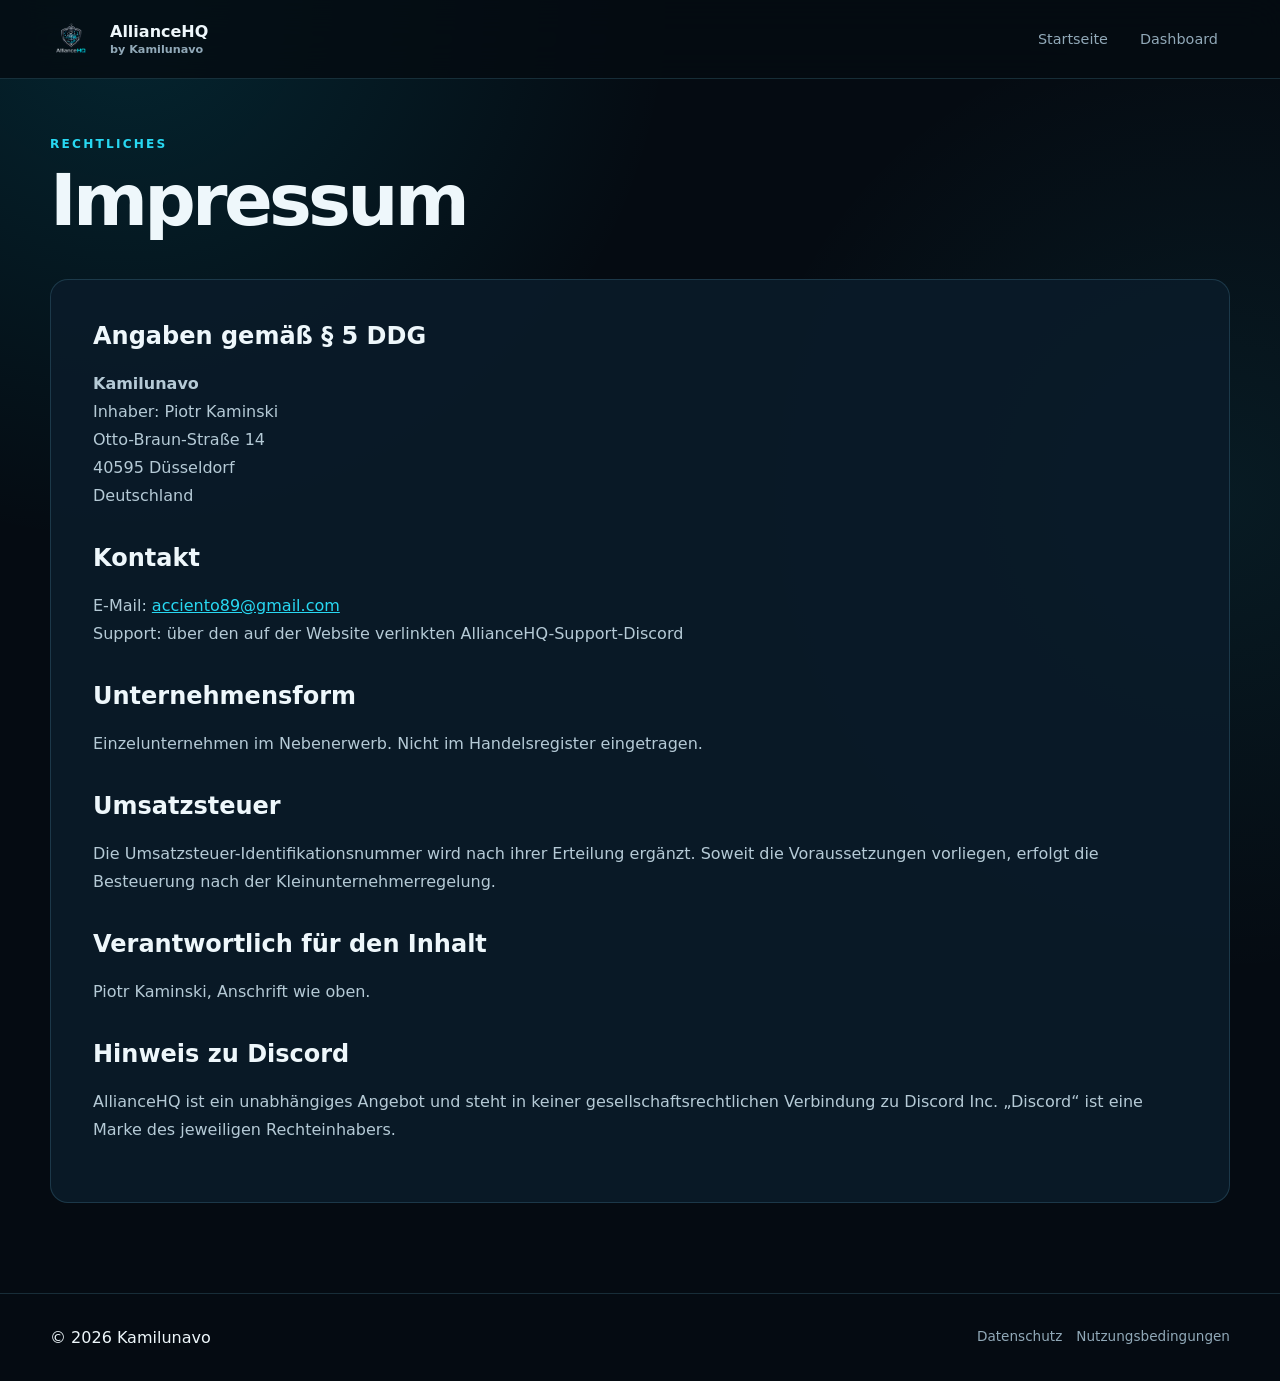
<file: imprint.html>
<!doctype html><html lang="de"><head><meta charset="utf-8"><meta name="viewport" content="width=device-width,initial-scale=1"><title>Impressum – AllianceHQ</title><link rel="icon" href="assets/logo-128.png"><link rel="stylesheet" href="assets/style.css?v=1.1.0"></head><body>
<header class="site-header"><div class="container header-inner"><a class="brand" href="/"><img src="assets/logo-128.png" alt="AllianceHQ"><span class="brand-copy"><span>AllianceHQ</span><small>by Kamilunavo</small></span></a><nav class="nav" style="display:flex"><a href="/">Startseite</a><a data-link="dashboard" href="https://dashboard.alliance-hq.com">Dashboard</a></nav></div></header>
<main class="legal-page"><div class="container"><div class="legal-header"><div><span class="eyebrow">Rechtliches</span><h1>Impressum</h1></div></div><article class="legal-content">
<h2>Angaben gemäß § 5 DDG</h2><p><strong>Kamilunavo</strong><br>Inhaber: Piotr Kaminski<br>Otto-Braun-Straße 14<br>40595 Düsseldorf<br>Deutschland</p>
<h2>Kontakt</h2><p>E-Mail: <a href="mailto:acciento89@gmail.com">acciento89@gmail.com</a><br>Support: über den auf der Website verlinkten AllianceHQ-Support-Discord</p>
<h2>Unternehmensform</h2><p>Einzelunternehmen im Nebenerwerb. Nicht im Handelsregister eingetragen.</p>
<h2>Umsatzsteuer</h2><p>Die Umsatzsteuer-Identifikationsnummer wird nach ihrer Erteilung ergänzt. Soweit die Voraussetzungen vorliegen, erfolgt die Besteuerung nach der Kleinunternehmerregelung.</p>
<h2>Verantwortlich für den Inhalt</h2><p>Piotr Kaminski, Anschrift wie oben.</p>
<h2>Hinweis zu Discord</h2><p>AllianceHQ ist ein unabhängiges Angebot und steht in keiner gesellschaftsrechtlichen Verbindung zu Discord Inc. „Discord“ ist eine Marke des jeweiligen Rechteinhabers.</p>
</article></div></main>
<footer class="site-footer"><div class="container footer-inner"><span>© 2026 Kamilunavo</span><div class="footer-links"><a href="privacy.html">Datenschutz</a><a href="terms.html">Nutzungsbedingungen</a></div></div></footer><script src="site-config.js"></script><script src="assets/site.js?v=1.1.0"></script></body></html>
</file>
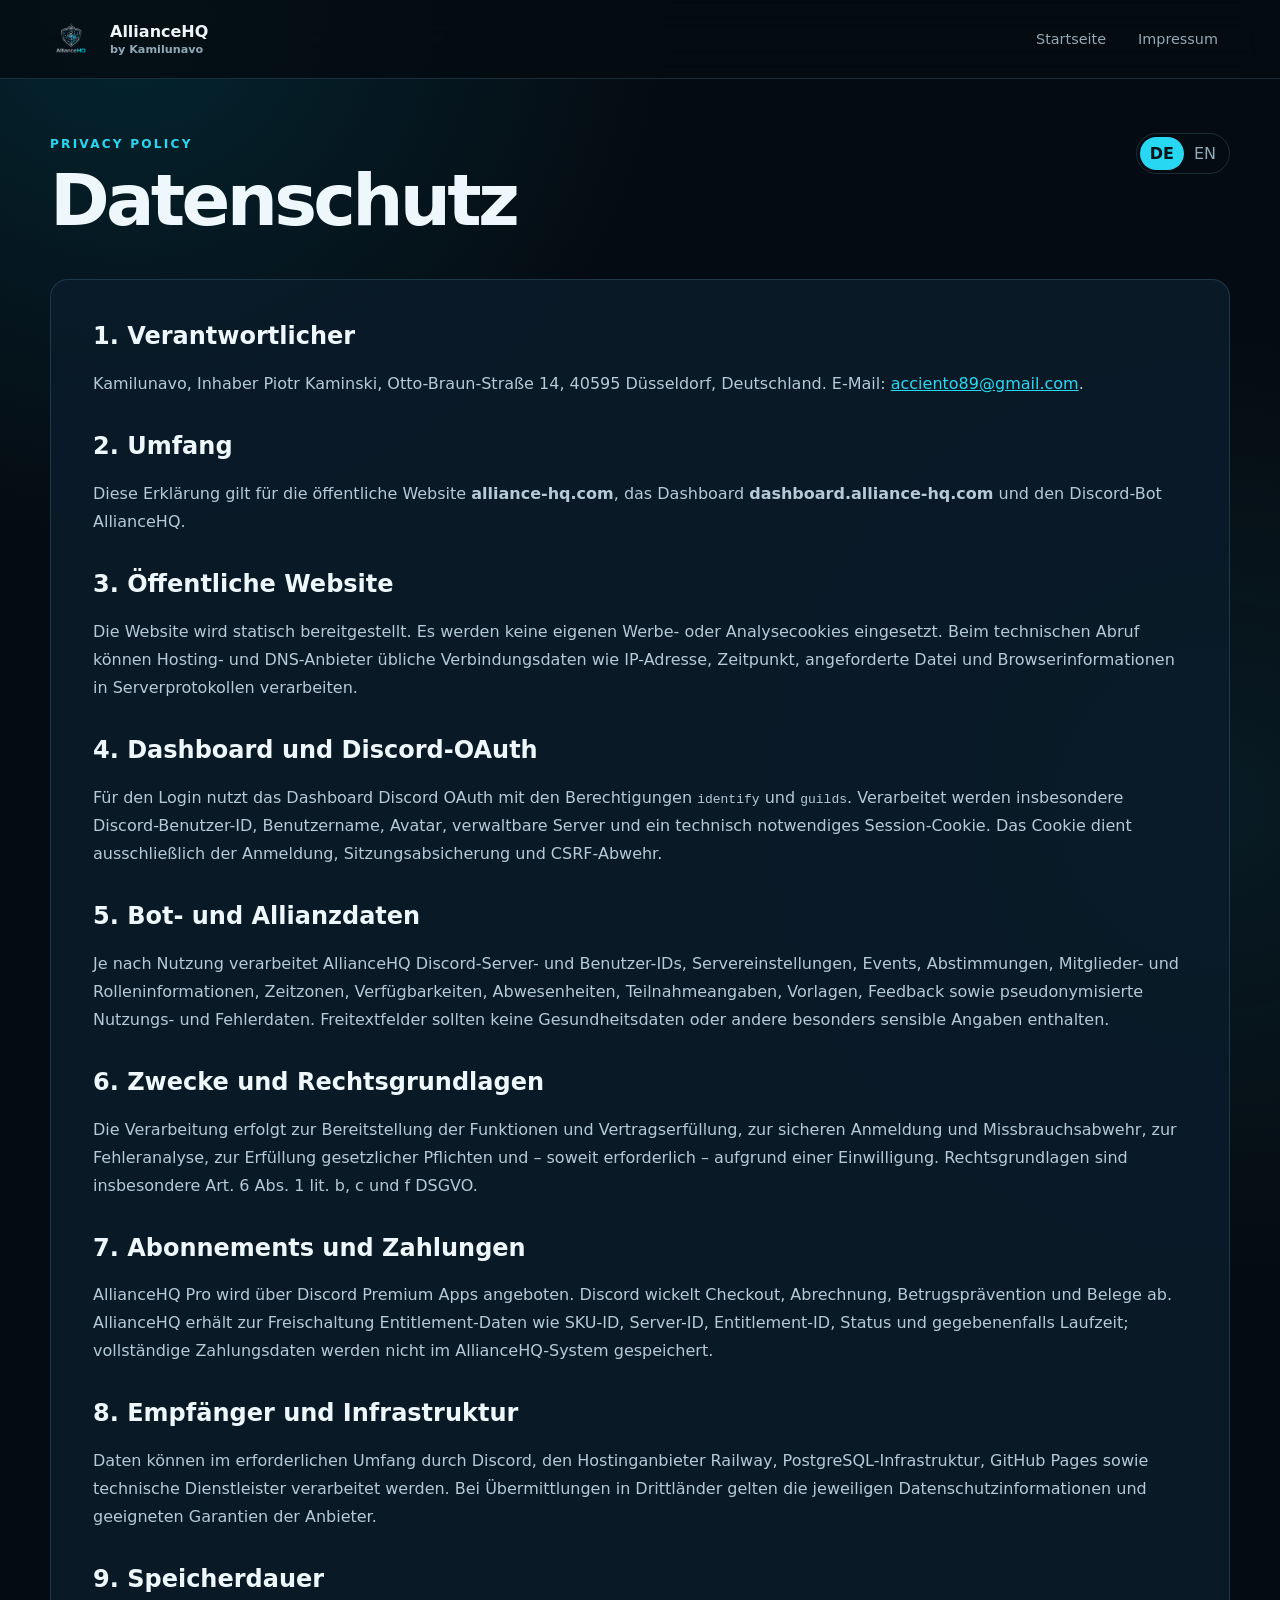
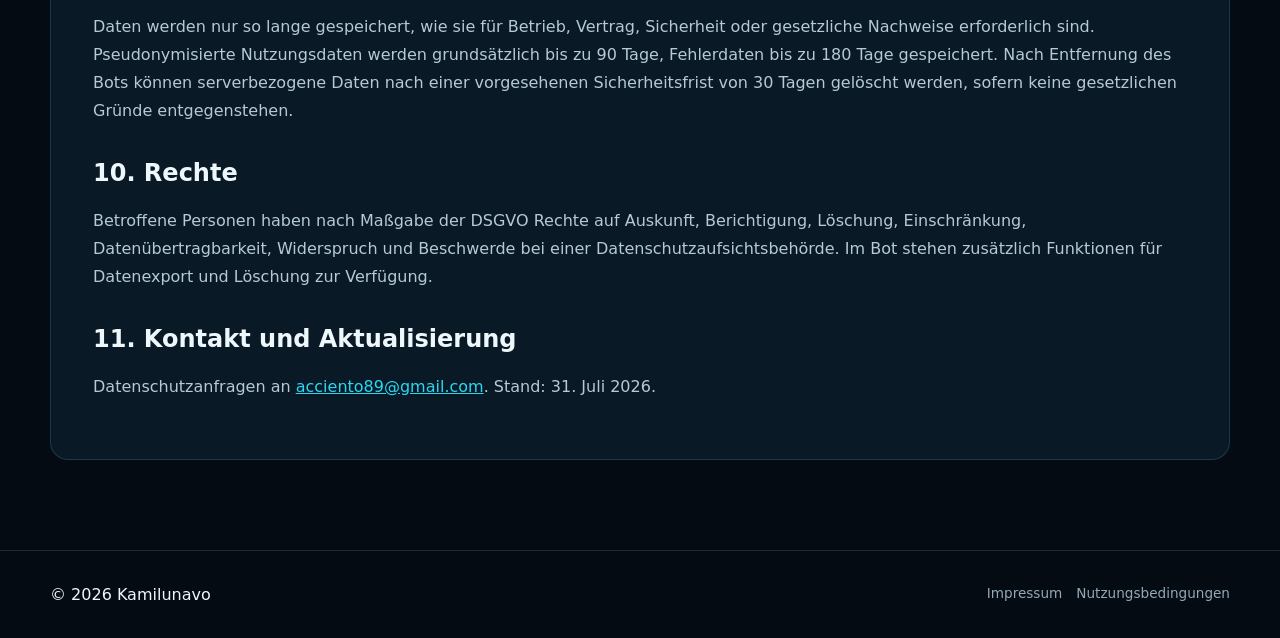
<file: privacy.html>
<!doctype html><html lang="de"><head><meta charset="utf-8"><meta name="viewport" content="width=device-width,initial-scale=1"><title>Datenschutz – AllianceHQ</title><link rel="icon" href="assets/logo-128.png"><link rel="stylesheet" href="assets/style.css?v=1.1.0"></head><body>
<header class="site-header"><div class="container header-inner"><a class="brand" href="/"><img src="assets/logo-128.png" alt="AllianceHQ"><span class="brand-copy"><span>AllianceHQ</span><small>by Kamilunavo</small></span></a><nav class="nav" style="display:flex"><a href="/">Startseite</a><a href="imprint.html">Impressum</a></nav></div></header>
<main class="legal-page"><div class="container"><div class="legal-header"><div><span class="eyebrow">Privacy Policy</span><h1>Datenschutz</h1></div><div class="language-switch"><button data-language="de">DE</button><button data-language="en">EN</button></div></div>
<article class="legal-content" data-lang-section="de">
<h2>1. Verantwortlicher</h2><p>Kamilunavo, Inhaber Piotr Kaminski, Otto-Braun-Straße 14, 40595 Düsseldorf, Deutschland. E-Mail: <a href="mailto:acciento89@gmail.com">acciento89@gmail.com</a>.</p>
<h2>2. Umfang</h2><p>Diese Erklärung gilt für die öffentliche Website <strong>alliance-hq.com</strong>, das Dashboard <strong>dashboard.alliance-hq.com</strong> und den Discord-Bot AllianceHQ.</p>
<h2>3. Öffentliche Website</h2><p>Die Website wird statisch bereitgestellt. Es werden keine eigenen Werbe- oder Analysecookies eingesetzt. Beim technischen Abruf können Hosting- und DNS-Anbieter übliche Verbindungsdaten wie IP-Adresse, Zeitpunkt, angeforderte Datei und Browserinformationen in Serverprotokollen verarbeiten.</p>
<h2>4. Dashboard und Discord-OAuth</h2><p>Für den Login nutzt das Dashboard Discord OAuth mit den Berechtigungen <code>identify</code> und <code>guilds</code>. Verarbeitet werden insbesondere Discord-Benutzer-ID, Benutzername, Avatar, verwaltbare Server und ein technisch notwendiges Session-Cookie. Das Cookie dient ausschließlich der Anmeldung, Sitzungsabsicherung und CSRF-Abwehr.</p>
<h2>5. Bot- und Allianzdaten</h2><p>Je nach Nutzung verarbeitet AllianceHQ Discord-Server- und Benutzer-IDs, Servereinstellungen, Events, Abstimmungen, Mitglieder- und Rolleninformationen, Zeitzonen, Verfügbarkeiten, Abwesenheiten, Teilnahmeangaben, Vorlagen, Feedback sowie pseudonymisierte Nutzungs- und Fehlerdaten. Freitextfelder sollten keine Gesundheitsdaten oder andere besonders sensible Angaben enthalten.</p>
<h2>6. Zwecke und Rechtsgrundlagen</h2><p>Die Verarbeitung erfolgt zur Bereitstellung der Funktionen und Vertragserfüllung, zur sicheren Anmeldung und Missbrauchsabwehr, zur Fehleranalyse, zur Erfüllung gesetzlicher Pflichten und – soweit erforderlich – aufgrund einer Einwilligung. Rechtsgrundlagen sind insbesondere Art. 6 Abs. 1 lit. b, c und f DSGVO.</p>
<h2>7. Abonnements und Zahlungen</h2><p>AllianceHQ Pro wird über Discord Premium Apps angeboten. Discord wickelt Checkout, Abrechnung, Betrugsprävention und Belege ab. AllianceHQ erhält zur Freischaltung Entitlement-Daten wie SKU-ID, Server-ID, Entitlement-ID, Status und gegebenenfalls Laufzeit; vollständige Zahlungsdaten werden nicht im AllianceHQ-System gespeichert.</p>
<h2>8. Empfänger und Infrastruktur</h2><p>Daten können im erforderlichen Umfang durch Discord, den Hostinganbieter Railway, PostgreSQL-Infrastruktur, GitHub Pages sowie technische Dienstleister verarbeitet werden. Bei Übermittlungen in Drittländer gelten die jeweiligen Datenschutzinformationen und geeigneten Garantien der Anbieter.</p>
<h2>9. Speicherdauer</h2><p>Daten werden nur so lange gespeichert, wie sie für Betrieb, Vertrag, Sicherheit oder gesetzliche Nachweise erforderlich sind. Pseudonymisierte Nutzungsdaten werden grundsätzlich bis zu 90 Tage, Fehlerdaten bis zu 180 Tage gespeichert. Nach Entfernung des Bots können serverbezogene Daten nach einer vorgesehenen Sicherheitsfrist von 30 Tagen gelöscht werden, sofern keine gesetzlichen Gründe entgegenstehen.</p>
<h2>10. Rechte</h2><p>Betroffene Personen haben nach Maßgabe der DSGVO Rechte auf Auskunft, Berichtigung, Löschung, Einschränkung, Datenübertragbarkeit, Widerspruch und Beschwerde bei einer Datenschutzaufsichtsbehörde. Im Bot stehen zusätzlich Funktionen für Datenexport und Löschung zur Verfügung.</p>
<h2>11. Kontakt und Aktualisierung</h2><p>Datenschutzanfragen an <a href="mailto:acciento89@gmail.com">acciento89@gmail.com</a>. Stand: 31. Juli 2026.</p>

</article>
<article class="legal-content" data-lang-section="en" hidden>
<h2>1. Controller</h2><p>Kamilunavo, owner Piotr Kaminski, Otto-Braun-Straße 14, 40595 Düsseldorf, Germany. Email: <a href="mailto:acciento89@gmail.com">acciento89@gmail.com</a>.</p>
<h2>2. Scope</h2><p>This policy applies to <strong>alliance-hq.com</strong>, <strong>dashboard.alliance-hq.com</strong>, and the AllianceHQ Discord bot.</p>
<h2>3. Public website</h2><p>The public website is provided as a static site and does not use proprietary advertising or analytics cookies. Hosting and DNS providers may process standard connection logs.</p>
<h2>4. Dashboard and Discord OAuth</h2><p>The dashboard uses Discord OAuth with the <code>identify</code> and <code>guilds</code> scopes. Data may include Discord user ID, username, avatar, manageable servers, and a strictly necessary session cookie used for authentication, session security and CSRF protection.</p>
<h2>5. Bot and alliance data</h2><p>Depending on usage, AllianceHQ processes server and user IDs, settings, events, polls, members, roles, time zones, availability, absences, attendance, presets, feedback, and pseudonymized usage and error data. Sensitive information should not be entered into free-text fields.</p>
<h2>6. Purposes and legal bases</h2><p>Processing is necessary to provide the service, perform the contract, secure accounts, prevent abuse, diagnose errors, and comply with legal obligations. Applicable legal bases include Article 6(1)(b), (c), and (f) GDPR.</p>
<h2>7. Subscriptions and payments</h2><p>AllianceHQ Pro is offered through Discord Premium Apps. Discord handles checkout, billing, fraud prevention and receipts. AllianceHQ receives entitlement information required to enable access but does not store full payment details.</p>
<h2>8. Infrastructure</h2><p>Required service providers may include Discord, Railway, PostgreSQL infrastructure and GitHub Pages. International transfers are governed by the providers' policies and applicable safeguards.</p>
<h2>9. Retention</h2><p>Data is retained only as necessary. Pseudonymized usage records are generally retained for up to 90 days, error records for up to 180 days, and server data may be deleted after a 30-day safety period following bot removal unless legal obligations require otherwise.</p>
<h2>10. Rights</h2><p>Users may have rights of access, correction, deletion, restriction, portability, objection and complaint under the GDPR. The bot also offers data export and deletion functions.</p>
<h2>11. Contact</h2><p>Privacy requests: <a href="mailto:acciento89@gmail.com">acciento89@gmail.com</a>. Last updated: July 31, 2026.</p>
</article></div></main><footer class="site-footer"><div class="container footer-inner"><span>© 2026 Kamilunavo</span><div class="footer-links"><a href="imprint.html">Impressum</a><a href="terms.html">Nutzungsbedingungen</a></div></div></footer><script src="site-config.js"></script><script src="assets/site.js?v=1.1.0"></script></body></html>
</file>
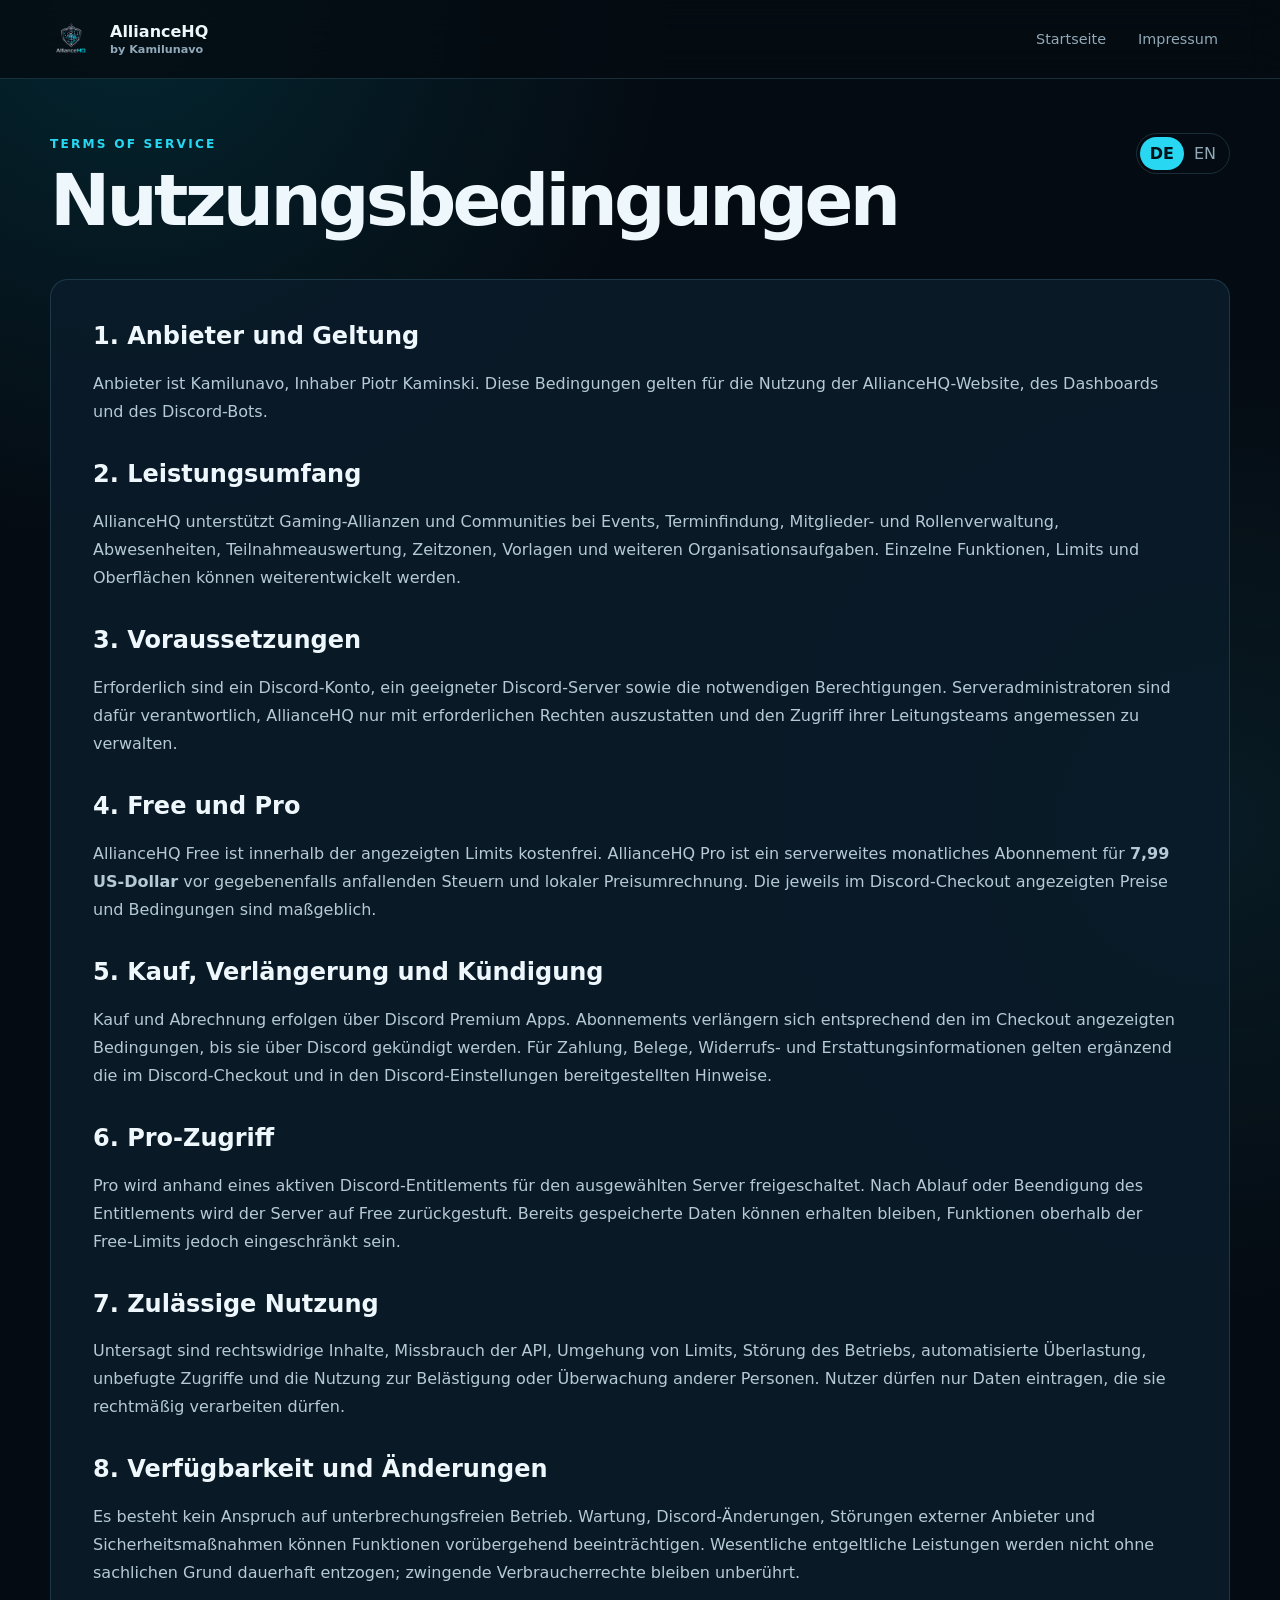
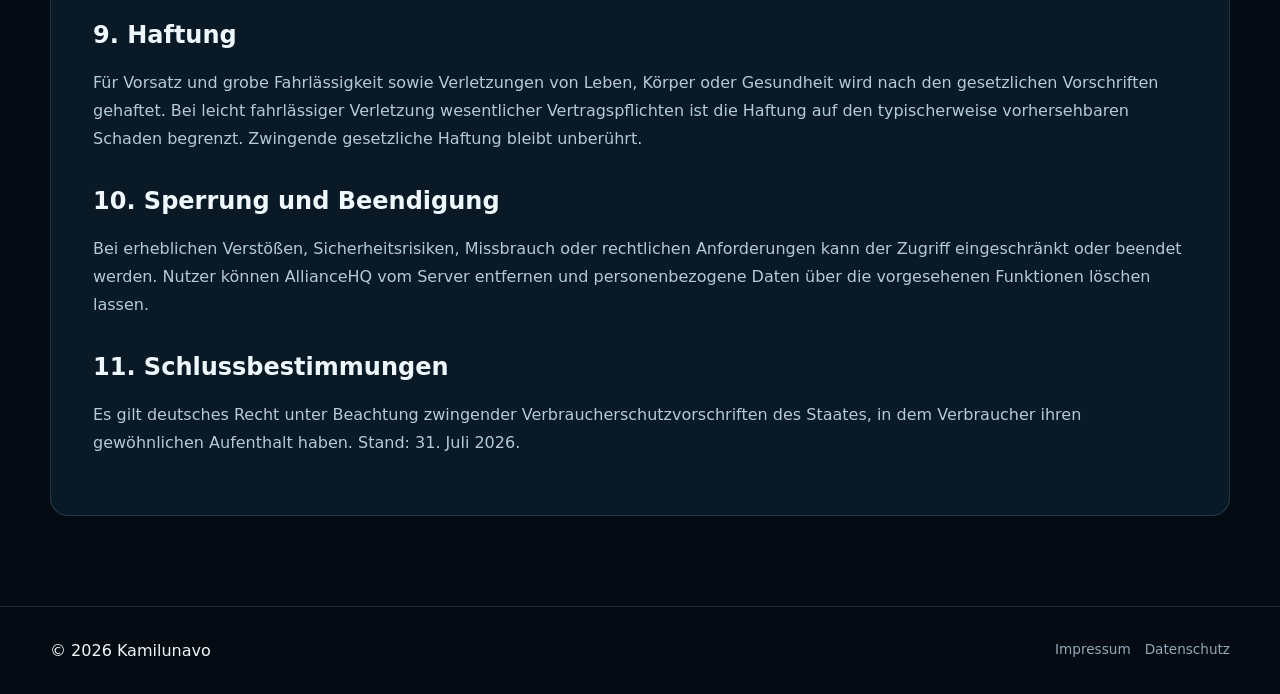
<file: terms.html>
<!doctype html><html lang="de"><head><meta charset="utf-8"><meta name="viewport" content="width=device-width,initial-scale=1"><title>Nutzungsbedingungen – AllianceHQ</title><link rel="icon" href="assets/logo-128.png"><link rel="stylesheet" href="assets/style.css?v=1.1.0"></head><body>
<header class="site-header"><div class="container header-inner"><a class="brand" href="/"><img src="assets/logo-128.png" alt="AllianceHQ"><span class="brand-copy"><span>AllianceHQ</span><small>by Kamilunavo</small></span></a><nav class="nav" style="display:flex"><a href="/">Startseite</a><a href="imprint.html">Impressum</a></nav></div></header>
<main class="legal-page"><div class="container"><div class="legal-header"><div><span class="eyebrow">Terms of Service</span><h1>Nutzungsbedingungen</h1></div><div class="language-switch"><button data-language="de">DE</button><button data-language="en">EN</button></div></div>
<article class="legal-content" data-lang-section="de">
<h2>1. Anbieter und Geltung</h2><p>Anbieter ist Kamilunavo, Inhaber Piotr Kaminski. Diese Bedingungen gelten für die Nutzung der AllianceHQ-Website, des Dashboards und des Discord-Bots.</p>
<h2>2. Leistungsumfang</h2><p>AllianceHQ unterstützt Gaming-Allianzen und Communities bei Events, Terminfindung, Mitglieder- und Rollenverwaltung, Abwesenheiten, Teilnahmeauswertung, Zeitzonen, Vorlagen und weiteren Organisationsaufgaben. Einzelne Funktionen, Limits und Oberflächen können weiterentwickelt werden.</p>
<h2>3. Voraussetzungen</h2><p>Erforderlich sind ein Discord-Konto, ein geeigneter Discord-Server sowie die notwendigen Berechtigungen. Serveradministratoren sind dafür verantwortlich, AllianceHQ nur mit erforderlichen Rechten auszustatten und den Zugriff ihrer Leitungsteams angemessen zu verwalten.</p>
<h2>4. Free und Pro</h2><p>AllianceHQ Free ist innerhalb der angezeigten Limits kostenfrei. AllianceHQ Pro ist ein serverweites monatliches Abonnement für <strong>7,99 US-Dollar</strong> vor gegebenenfalls anfallenden Steuern und lokaler Preisumrechnung. Die jeweils im Discord-Checkout angezeigten Preise und Bedingungen sind maßgeblich.</p>
<h2>5. Kauf, Verlängerung und Kündigung</h2><p>Kauf und Abrechnung erfolgen über Discord Premium Apps. Abonnements verlängern sich entsprechend den im Checkout angezeigten Bedingungen, bis sie über Discord gekündigt werden. Für Zahlung, Belege, Widerrufs- und Erstattungsinformationen gelten ergänzend die im Discord-Checkout und in den Discord-Einstellungen bereitgestellten Hinweise.</p>
<h2>6. Pro-Zugriff</h2><p>Pro wird anhand eines aktiven Discord-Entitlements für den ausgewählten Server freigeschaltet. Nach Ablauf oder Beendigung des Entitlements wird der Server auf Free zurückgestuft. Bereits gespeicherte Daten können erhalten bleiben, Funktionen oberhalb der Free-Limits jedoch eingeschränkt sein.</p>
<h2>7. Zulässige Nutzung</h2><p>Untersagt sind rechtswidrige Inhalte, Missbrauch der API, Umgehung von Limits, Störung des Betriebs, automatisierte Überlastung, unbefugte Zugriffe und die Nutzung zur Belästigung oder Überwachung anderer Personen. Nutzer dürfen nur Daten eintragen, die sie rechtmäßig verarbeiten dürfen.</p>
<h2>8. Verfügbarkeit und Änderungen</h2><p>Es besteht kein Anspruch auf unterbrechungsfreien Betrieb. Wartung, Discord-Änderungen, Störungen externer Anbieter und Sicherheitsmaßnahmen können Funktionen vorübergehend beeinträchtigen. Wesentliche entgeltliche Leistungen werden nicht ohne sachlichen Grund dauerhaft entzogen; zwingende Verbraucherrechte bleiben unberührt.</p>
<h2>9. Haftung</h2><p>Für Vorsatz und grobe Fahrlässigkeit sowie Verletzungen von Leben, Körper oder Gesundheit wird nach den gesetzlichen Vorschriften gehaftet. Bei leicht fahrlässiger Verletzung wesentlicher Vertragspflichten ist die Haftung auf den typischerweise vorhersehbaren Schaden begrenzt. Zwingende gesetzliche Haftung bleibt unberührt.</p>
<h2>10. Sperrung und Beendigung</h2><p>Bei erheblichen Verstößen, Sicherheitsrisiken, Missbrauch oder rechtlichen Anforderungen kann der Zugriff eingeschränkt oder beendet werden. Nutzer können AllianceHQ vom Server entfernen und personenbezogene Daten über die vorgesehenen Funktionen löschen lassen.</p>
<h2>11. Schlussbestimmungen</h2><p>Es gilt deutsches Recht unter Beachtung zwingender Verbraucherschutzvorschriften des Staates, in dem Verbraucher ihren gewöhnlichen Aufenthalt haben. Stand: 31. Juli 2026.</p>

</article>
<article class="legal-content" data-lang-section="en" hidden>
<h2>1. Provider and scope</h2><p>The service is provided by Kamilunavo, owner Piotr Kaminski. These terms apply to the AllianceHQ website, dashboard and Discord bot.</p>
<h2>2. Service</h2><p>AllianceHQ provides alliance organization features including events, scheduling polls, member and role management, absences, attendance analytics, time zones and presets. Features and limits may evolve.</p>
<h2>3. Requirements</h2><p>A Discord account, a compatible server and sufficient permissions are required. Server administrators are responsible for granting only necessary permissions.</p>
<h2>4. Free and Pro</h2><p>Free is available within displayed limits. AllianceHQ Pro is a server-wide monthly subscription priced at <strong>USD 7.99</strong> before applicable taxes and localization. The price and terms shown by Discord at checkout control.</p>
<h2>5. Purchase and cancellation</h2><p>Purchases and billing are handled through Discord Premium Apps. Subscriptions renew and may be cancelled according to the information shown by Discord. Discord's checkout and account settings provide payment, receipt, withdrawal and refund information.</p>
<h2>6. Pro access</h2><p>Pro is enabled through an active Discord entitlement for the selected server. When the entitlement ends, the server returns to Free and features above Free limits may be restricted.</p>
<h2>7. Acceptable use</h2><p>Illegal content, API abuse, limit circumvention, service disruption, unauthorized access, harassment and unlawful monitoring are prohibited. Users must have a lawful basis for data they enter.</p>
<h2>8. Availability</h2><p>Continuous availability is not guaranteed. Maintenance, Discord platform changes, third-party outages and security measures may affect operation. Mandatory consumer rights remain unaffected.</p>
<h2>9. Liability</h2><p>Liability follows applicable law. Nothing excludes liability that cannot legally be excluded.</p>
<h2>10. Suspension and termination</h2><p>Access may be restricted for material breaches, security risks, abuse or legal requirements. Users may remove the bot and use the provided deletion functions.</p>
<h2>11. Law</h2><p>German law applies subject to mandatory consumer protections in the consumer's country of residence. Last updated: July 31, 2026.</p>
</article></div></main><footer class="site-footer"><div class="container footer-inner"><span>© 2026 Kamilunavo</span><div class="footer-links"><a href="imprint.html">Impressum</a><a href="privacy.html">Datenschutz</a></div></div></footer><script src="site-config.js"></script><script src="assets/site.js?v=1.1.0"></script></body></html>
</file>
<file: assets/style.css>
:root {
  --bg: #050b12;
  --bg-soft: #08131f;
  --panel: rgba(11, 27, 42, .9);
  --panel-strong: #0d2133;
  --line: rgba(126, 221, 255, .16);
  --text: #eef7fb;
  --muted: #91a9b8;
  --cyan: #28d8f2;
  --cyan-strong: #00bddd;
  --green: #54e6ab;
  --yellow: #ffd166;
  --red: #ff7385;
  --shadow: 0 24px 70px rgba(0,0,0,.42);
  font-family: Inter, ui-sans-serif, system-ui, -apple-system, BlinkMacSystemFont, "Segoe UI", sans-serif;
}
* { box-sizing: border-box; }
html { scroll-behavior: smooth; background: var(--bg); }
body { margin: 0; min-height: 100vh; color: var(--text); background:
  radial-gradient(circle at 10% 0%, rgba(0,189,221,.15), transparent 34rem),
  radial-gradient(circle at 95% 36%, rgba(40,216,242,.08), transparent 30rem),
  var(--bg); }
a { color: inherit; text-decoration: none; }
button, input { font: inherit; }
.container { width: min(1180px, calc(100% - 40px)); margin: 0 auto; }
.site-header { position: sticky; top: 0; z-index: 30; border-bottom: 1px solid var(--line); background: rgba(5,11,18,.82); backdrop-filter: blur(18px); }
.header-inner { min-height: 78px; display: flex; align-items: center; justify-content: space-between; gap: 24px; }
.brand { display: inline-flex; align-items: center; gap: 12px; font-weight: 900; }
.brand img { width: 48px; height: 48px; object-fit: contain; }
.brand-copy span, .brand-copy small { display: block; }
.brand-copy small { color: var(--muted); font-size: .7rem; margin-top: 2px; }
.nav { display: flex; align-items: center; gap: 8px; }
.nav > a { padding: 10px 12px; color: var(--muted); font-size: .9rem; border-radius: 10px; }
.nav > a:hover { color: var(--text); background: rgba(40,216,242,.08); }
.nav-toggle { display: none; width: 42px; height: 42px; border: 1px solid var(--line); border-radius: 10px; background: var(--panel); color: var(--text); }
.button { display: inline-flex; align-items: center; justify-content: center; gap: 9px; min-height: 46px; padding: 11px 18px; border: 1px solid transparent; border-radius: 11px; font-weight: 800; transition: transform .18s ease, border-color .18s ease, background .18s ease; }
.button:hover { transform: translateY(-2px); }
.button.primary { color: #001219; background: linear-gradient(135deg, var(--cyan), #85edff); box-shadow: 0 12px 34px rgba(40,216,242,.2); }
.button.secondary { color: var(--text); border-color: var(--line); background: rgba(255,255,255,.035); }
.button.discord { color: white; background: #5865f2; }
.button.large { min-height: 55px; padding: 14px 24px; }
.eyebrow { color: var(--cyan); text-transform: uppercase; letter-spacing: .18em; font-size: .76rem; font-weight: 900; }
.hero { padding: 54px 0 48px; }
.hero-card { overflow: hidden; border: 1px solid var(--line); border-radius: 26px; background: linear-gradient(155deg, #06121d, #071b2a); box-shadow: var(--shadow); }
.hero-media { width: 100%; padding: 18px; border-bottom: 1px solid var(--line); background: radial-gradient(circle at 75% 45%, rgba(40,216,242,.13), transparent 35rem), #030910; }
.hero-media img { display: block; width: 100%; height: auto; aspect-ratio: 1800 / 635; object-fit: contain; object-position: center; border-radius: 16px; }
.hero-content { display: grid; grid-template-columns: minmax(0,1.35fr) minmax(310px,.65fr); align-items: center; gap: clamp(28px,5vw,70px); padding: clamp(30px,5vw,56px); }
.hero-copy { min-width: 0; }
h1 { margin: 14px 0 20px; font-size: clamp(2.55rem, 5.2vw, 4.9rem); line-height: .96; letter-spacing: -.052em; }
.hero-copy > p { margin: 0; max-width: 760px; color: #bad0dc; font-size: clamp(1rem, 1.5vw, 1.16rem); line-height: 1.72; }
.hero-cta { padding: 22px; border: 1px solid var(--line); border-radius: 18px; background: rgba(255,255,255,.025); }
.hero-actions { display: flex; flex-wrap: wrap; gap: 12px; margin-top: 0; }
.hero-cta .button { width: 100%; }
.hero-note { margin: 17px 0 0; color: var(--muted); font-size: .8rem; line-height: 1.6; }
.language-link { min-width: 42px; text-align: center; color: var(--cyan) !important; border: 1px solid var(--line); font-weight: 900; }
.trust-strip { display: grid; grid-template-columns: repeat(4,1fr); gap: 12px; margin-top: 18px; }
.trust-strip article { padding: 18px; border: 1px solid var(--line); border-radius: 14px; background: var(--panel); }
.trust-strip strong { display: block; color: var(--cyan); font-size: 1.15rem; }
.trust-strip span { display: block; color: var(--muted); font-size: .78rem; margin-top: 5px; }
.section { padding: 76px 0; }
.section-heading { max-width: 780px; margin-bottom: 32px; }
.section-heading h2 { margin: 10px 0 12px; font-size: clamp(2rem, 4.2vw, 3.5rem); letter-spacing: -.04em; }
.section-heading p { margin: 0; color: var(--muted); line-height: 1.7; }
.feature-grid { display: grid; grid-template-columns: repeat(3, 1fr); gap: 16px; }
.feature-card { padding: 25px; border: 1px solid var(--line); border-radius: 17px; background: var(--panel); }
.feature-icon { width: 46px; height: 46px; display: grid; place-items: center; border-radius: 13px; background: rgba(40,216,242,.1); font-size: 1.4rem; }
.feature-card h3 { margin: 18px 0 9px; }
.feature-card p { margin: 0; color: var(--muted); line-height: 1.65; font-size: .92rem; }
.dashboard-showcase { display: grid; grid-template-columns: 1fr 1fr; gap: 24px; align-items: center; }
.dashboard-window { border: 1px solid var(--line); border-radius: 22px; padding: 18px; background: linear-gradient(160deg, rgba(13,33,51,.95), rgba(5,14,23,.95)); box-shadow: var(--shadow); }
.window-bar { display: flex; gap: 7px; margin-bottom: 15px; }
.window-bar i { width: 10px; height: 10px; border-radius: 50%; background: var(--muted); opacity: .5; }
.window-grid { display: grid; grid-template-columns: 1fr 1fr; gap: 12px; }
.window-grid article { min-height: 120px; padding: 18px; border: 1px solid var(--line); border-radius: 14px; background: rgba(255,255,255,.025); }
.window-grid strong { display: block; color: var(--cyan); font-size: 1.7rem; }
.window-grid span { color: var(--muted); font-size: .8rem; }
.showcase-copy h2 { font-size: clamp(2rem,4vw,3.5rem); margin: 12px 0 16px; letter-spacing: -.045em; }
.showcase-copy p { color: var(--muted); line-height: 1.75; }
.check-list { display: grid; gap: 10px; padding: 0; list-style: none; margin: 22px 0 28px; }
.check-list li { display: flex; gap: 10px; align-items: flex-start; }
.check-list li::before { content: "✓"; color: var(--green); font-weight: 900; }
.pricing-grid { display: grid; grid-template-columns: 1fr 1fr; gap: 18px; align-items: stretch; }
.price-card { position: relative; padding: 30px; border: 1px solid var(--line); border-radius: 20px; background: var(--panel); }
.price-card.pro { border-color: rgba(40,216,242,.45); box-shadow: 0 20px 70px rgba(40,216,242,.12); }
.price-badge { position: absolute; top: 18px; right: 18px; padding: 6px 10px; color: #001219; border-radius: 999px; background: var(--cyan); font-size: .72rem; font-weight: 900; }
.price-card h3 { margin: 0 0 8px; font-size: 1.45rem; }
.price { display: flex; align-items: end; gap: 7px; margin: 18px 0; }
.price strong { font-size: 3.2rem; letter-spacing: -.055em; }
.price span { color: var(--muted); padding-bottom: 8px; }
.price-card p { color: var(--muted); line-height: 1.6; }
.price-card ul { padding: 0; list-style: none; display: grid; gap: 11px; margin: 24px 0; }
.price-card li::before { content: "✓"; margin-right: 9px; color: var(--green); font-weight: 900; }
.faq { display: grid; gap: 12px; }
details { border: 1px solid var(--line); border-radius: 14px; padding: 18px 20px; background: var(--panel); }
summary { cursor: pointer; font-weight: 800; }
details p { color: var(--muted); line-height: 1.65; margin-bottom: 0; }
.launch-config { padding: 24px; border: 1px solid rgba(255,209,102,.32); border-radius: 17px; background: rgba(255,209,102,.06); }
.launch-config code { color: var(--yellow); }
.cta { padding: 60px 0 90px; }
.cta-card { display: flex; align-items: center; justify-content: space-between; gap: 28px; padding: clamp(28px,5vw,52px); border: 1px solid var(--line); border-radius: 22px; background: linear-gradient(140deg, rgba(13,33,51,.95), rgba(6,19,31,.95)); }
.cta-card h2 { margin: 0 0 10px; font-size: clamp(2rem,4vw,3.3rem); }
.cta-card p { margin: 0; color: var(--muted); }
.site-footer { border-top: 1px solid var(--line); padding: 34px 0; }
.footer-inner { display: flex; justify-content: space-between; gap: 24px; align-items: flex-start; }
.footer-links { display: flex; flex-wrap: wrap; gap: 14px; color: var(--muted); font-size: .85rem; }
.legal-page { padding: 54px 0 90px; }
.legal-header { display: flex; align-items: flex-start; justify-content: space-between; gap: 20px; margin-bottom: 24px; }
.legal-header h1 { font-size: clamp(2.5rem,6vw,4.5rem); }
.language-switch { display: inline-flex; padding: 3px; border: 1px solid var(--line); border-radius: 999px; }
.language-switch button { padding: 7px 10px; border: 0; border-radius: 999px; background: transparent; color: var(--muted); cursor: pointer; }
.language-switch button.active { background: var(--cyan); color: #001219; font-weight: 900; }
.legal-content { padding: clamp(24px,4vw,42px); border: 1px solid var(--line); border-radius: 18px; background: var(--panel); }
.legal-content h2 { margin-top: 34px; }
.legal-content h2:first-child { margin-top: 0; }
.legal-content p, .legal-content li { color: #b5cad6; line-height: 1.75; }
.legal-content a { color: var(--cyan); text-decoration: underline; }
.notice { padding: 14px 16px; border-left: 4px solid var(--yellow); background: rgba(255,209,102,.07); color: #d7e6ee; }
@media (max-width: 900px) {
  .nav-toggle { display: block; }
  .nav { display: none; position: absolute; top: 78px; left: 20px; right: 20px; flex-direction: column; align-items: stretch; padding: 12px; border: 1px solid var(--line); border-radius: 14px; background: #07131f; box-shadow: var(--shadow); }
  .nav.open { display: flex; }
  .nav .button { width: 100%; }
  .trust-strip, .feature-grid { grid-template-columns: repeat(2,1fr); }
  .dashboard-showcase { grid-template-columns: 1fr; }
  .hero-content { grid-template-columns: 1fr; }
  .hero-cta { padding: 18px; }
}
@media (max-width: 650px) {
  .container { width: min(100% - 26px,1180px); }
  .brand-copy small { display: none; }
  .hero { padding-top: 24px; }
  .hero-media { padding: 8px; }
  .hero-media img { border-radius: 11px; }
  .hero-content { padding: 28px 22px; }
  .hero-actions .button { width: 100%; }
  .trust-strip, .feature-grid, .pricing-grid, .window-grid { grid-template-columns: 1fr; }
  .cta-card, .footer-inner, .legal-header { flex-direction: column; }
  .cta-card .button { width: 100%; }
}
</file>
<file: styles.css>
:root {
  --bg: #050b12;
  --bg-soft: #091421;
  --panel: rgba(10, 24, 38, .82);
  --panel-strong: #0c1b2b;
  --line: rgba(90, 220, 255, .18);
  --cyan: #43e4ff;
  --cyan-2: #08b8d8;
  --text: #eef7fb;
  --muted: #9cb2c2;
  --silver: #c7d3dc;
  --success: #58e6a9;
  --warning: #ffd479;
  --danger: #ff7c98;
  --radius: 22px;
  --shadow: 0 24px 80px rgba(0, 0, 0, .38);
}
* { box-sizing: border-box; }
html { scroll-behavior: smooth; color-scheme: dark; }
body {
  margin: 0;
  font-family: Inter, ui-sans-serif, system-ui, -apple-system, BlinkMacSystemFont, "Segoe UI", sans-serif;
  background:
    radial-gradient(circle at 15% 0%, rgba(34, 199, 230, .13), transparent 32rem),
    radial-gradient(circle at 90% 20%, rgba(36, 92, 160, .16), transparent 38rem),
    var(--bg);
  color: var(--text);
  line-height: 1.65;
}
a { color: inherit; }
img { max-width: 100%; display: block; }
.container { width: min(1160px, calc(100% - 36px)); margin-inline: auto; }
.skip-link { position: fixed; left: 12px; top: -80px; z-index: 999; background: var(--cyan); color: #001118; padding: 10px 14px; border-radius: 10px; }
.skip-link:focus { top: 12px; }
.site-header {
  position: sticky; top: 0; z-index: 50;
  background: rgba(5, 11, 18, .76); backdrop-filter: blur(18px);
  border-bottom: 1px solid var(--line);
}
.nav { min-height: 74px; display: flex; align-items: center; gap: 22px; }
.brand { display: inline-flex; align-items: center; gap: 10px; text-decoration: none; font-weight: 800; letter-spacing: -.02em; }
.brand img { width: 42px; height: 42px; object-fit: contain; }
.brand span:last-child { color: var(--cyan); }
.nav-links { margin-left: auto; display: flex; align-items: center; gap: 20px; }
.nav-links a { color: var(--muted); text-decoration: none; font-weight: 650; font-size: .95rem; }
.nav-links a:hover { color: var(--text); }
.lang-switch { display: inline-flex; padding: 4px; border: 1px solid var(--line); border-radius: 999px; background: rgba(255,255,255,.03); }
.lang-switch button { border: 0; color: var(--muted); background: transparent; border-radius: 999px; padding: 7px 10px; cursor: pointer; font-weight: 800; }
.lang-switch button.active { background: var(--cyan); color: #00131a; }
.menu-button { display: none; margin-left: auto; border: 1px solid var(--line); background: transparent; color: var(--text); padding: 9px 12px; border-radius: 12px; }
.btn { display: inline-flex; align-items: center; justify-content: center; gap: 8px; min-height: 46px; padding: 0 18px; border-radius: 13px; border: 1px solid transparent; font-weight: 800; text-decoration: none; cursor: pointer; }
.btn-primary { background: linear-gradient(135deg, var(--cyan), var(--cyan-2)); color: #001118; box-shadow: 0 10px 34px rgba(67, 228, 255, .2); }
.btn-primary:hover { transform: translateY(-1px); }
.btn-secondary { border-color: var(--line); background: rgba(255,255,255,.035); color: var(--text); }
.btn-small { min-height: 38px; padding-inline: 14px; font-size: .9rem; }
.hero { padding: 78px 0 54px; overflow: hidden; }
.hero-grid { display: grid; grid-template-columns: 1.02fr .98fr; gap: 54px; align-items: center; }
.eyebrow { display: inline-flex; align-items: center; gap: 8px; color: var(--cyan); font-size: .85rem; text-transform: uppercase; letter-spacing: .14em; font-weight: 850; }
.eyebrow::before { content: ""; width: 28px; height: 1px; background: var(--cyan); }
h1 { font-size: clamp(2.6rem, 6vw, 5.3rem); line-height: .98; letter-spacing: -.055em; margin: 18px 0 22px; }
.gradient-text { color: var(--cyan); text-shadow: 0 0 30px rgba(67,228,255,.18); }
.hero-copy { color: var(--muted); font-size: clamp(1.05rem, 1.6vw, 1.22rem); max-width: 650px; }
.hero-actions { display: flex; gap: 12px; flex-wrap: wrap; margin: 30px 0 26px; }
.trust-row { display: flex; flex-wrap: wrap; gap: 10px 20px; color: var(--silver); font-size: .92rem; }
.trust-row span::before { content: "✓"; color: var(--success); margin-right: 7px; font-weight: 900; }
.hero-visual { position: relative; }
.hero-visual::before { content: ""; position: absolute; inset: 12% 8%; background: rgba(38, 216, 245, .16); filter: blur(70px); border-radius: 50%; }
.hero-card { position: relative; border: 1px solid var(--line); background: linear-gradient(145deg, rgba(13, 31, 49, .95), rgba(5, 12, 20, .92)); border-radius: 30px; overflow: hidden; box-shadow: var(--shadow); }
.hero-card img { width: 100%; aspect-ratio: 2111/745; object-fit: cover; }
.hero-mini { display: grid; grid-template-columns: repeat(3, 1fr); gap: 1px; background: var(--line); border-top: 1px solid var(--line); }
.hero-mini div { background: rgba(5, 14, 23, .94); padding: 17px 12px; text-align: center; }
.hero-mini strong { display: block; color: var(--cyan); font-size: 1.15rem; }
.hero-mini span { color: var(--muted); font-size: .78rem; }
.section { padding: 78px 0; }
.section-soft { background: linear-gradient(180deg, rgba(8,20,33,.58), rgba(8,20,33,.18)); border-block: 1px solid rgba(90,220,255,.08); }
.section-head { max-width: 760px; margin-bottom: 36px; }
.section-head h2 { font-size: clamp(2rem, 4vw, 3.4rem); line-height: 1.08; letter-spacing: -.04em; margin: 10px 0 14px; }
.section-head p { color: var(--muted); font-size: 1.05rem; margin: 0; }
.grid { display: grid; gap: 18px; }
.features { grid-template-columns: repeat(3, 1fr); }
.card { border: 1px solid var(--line); background: var(--panel); border-radius: var(--radius); padding: 25px; box-shadow: 0 18px 50px rgba(0,0,0,.16); }
.card-icon { width: 48px; height: 48px; display: grid; place-items: center; border-radius: 15px; background: rgba(67,228,255,.1); border: 1px solid rgba(67,228,255,.18); font-size: 1.35rem; margin-bottom: 18px; }
.card h3 { margin: 0 0 8px; font-size: 1.14rem; }
.card p { color: var(--muted); margin: 0; }
.steps { grid-template-columns: repeat(3, 1fr); counter-reset: step; }
.step { position: relative; padding-top: 70px; }
.step::before { counter-increment: step; content: "0" counter(step); position: absolute; top: 18px; left: 24px; color: var(--cyan); font-size: 1.7rem; font-weight: 900; letter-spacing: -.04em; }
.pricing { grid-template-columns: repeat(2, minmax(0, 1fr)); max-width: 920px; }
.price-card { position: relative; display: flex; flex-direction: column; min-height: 100%; }
.price-card.featured { border-color: rgba(67,228,255,.48); box-shadow: 0 20px 80px rgba(18,180,218,.13); }
.badge { display: inline-flex; align-self: flex-start; padding: 5px 10px; border-radius: 999px; background: rgba(67,228,255,.12); color: var(--cyan); font-size: .76rem; font-weight: 850; text-transform: uppercase; letter-spacing: .08em; }
.price { font-size: 3rem; font-weight: 900; letter-spacing: -.05em; margin: 14px 0 0; }
.price small { font-size: .9rem; color: var(--muted); letter-spacing: 0; font-weight: 600; }
.price-card ul { list-style: none; padding: 0; margin: 22px 0 28px; color: var(--silver); flex: 1; }
.price-card li { margin: 9px 0; padding-left: 24px; position: relative; }
.price-card li::before { content: "✓"; color: var(--success); position: absolute; left: 0; font-weight: 900; }
.notice { border: 1px solid rgba(255,212,121,.25); background: rgba(255,212,121,.06); color: #ffe7b0; padding: 14px 16px; border-radius: 14px; margin-top: 18px; }
.stats-strip { display: grid; grid-template-columns: repeat(4, 1fr); gap: 12px; }
.stat { text-align: center; padding: 22px 12px; border: 1px solid var(--line); background: rgba(255,255,255,.025); border-radius: 18px; }
.stat strong { display:block; color: var(--cyan); font-size: 1.65rem; }
.stat span { color: var(--muted); font-size: .85rem; }
.faq { max-width: 900px; }
details { border: 1px solid var(--line); background: rgba(255,255,255,.025); border-radius: 16px; padding: 0 18px; margin-bottom: 12px; }
summary { cursor: pointer; font-weight: 800; padding: 18px 4px; }
details p { color: var(--muted); margin: 0 4px 18px; }
.cta { text-align: center; padding: 44px; border-radius: 28px; border: 1px solid rgba(67,228,255,.28); background: radial-gradient(circle at 50% 0%, rgba(67,228,255,.14), transparent 65%), var(--panel); }
.cta h2 { font-size: clamp(2rem,4vw,3.2rem); letter-spacing: -.04em; margin: 0 0 12px; }
.cta p { color: var(--muted); margin: 0 auto 24px; max-width: 680px; }
.site-footer { border-top: 1px solid var(--line); padding: 44px 0 28px; color: var(--muted); }
.footer-grid { display: grid; grid-template-columns: 1.4fr repeat(3, .7fr); gap: 26px; }
.footer-brand p { max-width: 410px; }
.footer-col strong { color: var(--text); display: block; margin-bottom: 10px; }
.footer-col a { display: block; color: var(--muted); text-decoration: none; margin: 7px 0; }
.footer-col a:hover { color: var(--cyan); }
.copyright { margin-top: 34px; padding-top: 22px; border-top: 1px solid rgba(90,220,255,.08); font-size: .84rem; }
.legal-hero { padding: 58px 0 28px; }
.legal-hero h1 { font-size: clamp(2.3rem,5vw,4rem); }
.legal-layout { display: grid; grid-template-columns: 250px minmax(0, 1fr); gap: 38px; align-items: start; padding-bottom: 80px; }
.legal-nav { position: sticky; top: 98px; border: 1px solid var(--line); background: var(--panel); border-radius: 18px; padding: 18px; }
.legal-nav a { display:block; color: var(--muted); text-decoration:none; padding: 7px 4px; }
.legal-nav a:hover { color: var(--cyan); }
.legal-content { border: 1px solid var(--line); background: var(--panel); border-radius: 24px; padding: clamp(22px,4vw,46px); }
.legal-content h2 { margin-top: 34px; color: var(--text); line-height: 1.25; }
.legal-content h2:first-child { margin-top: 0; }
.legal-content h3 { margin-top: 24px; }
.legal-content p, .legal-content li { color: var(--silver); }
.legal-content a { color: var(--cyan); }
.legal-content code { color: var(--cyan); background: rgba(67,228,255,.08); padding: 2px 6px; border-radius: 6px; }
.contact-grid { display:grid; grid-template-columns: repeat(2,1fr); gap:18px; }
.contact-card { text-align:center; }
.contact-card .card-icon { margin-inline:auto; }
.status-pill { display:inline-flex; align-items:center; gap:7px; padding:6px 10px; border-radius:999px; background:rgba(88,230,169,.1); color:var(--success); font-size:.8rem; font-weight:800; }
.status-pill::before { content:""; width:7px; height:7px; border-radius:50%; background:currentColor; box-shadow:0 0 10px currentColor; }
[data-lang-block] { display:none; }
body.lang-de [data-lang-block="de"], body.lang-en [data-lang-block="en"] { display:block; }
@media (max-width: 920px) {
  .hero-grid, .legal-layout { grid-template-columns: 1fr; }
  .features { grid-template-columns: repeat(2, 1fr); }
  .steps { grid-template-columns: 1fr; }
  .legal-nav { position: static; }
  .footer-grid { grid-template-columns: 1fr 1fr; }
}
@media (max-width: 720px) {
  .menu-button { display:inline-flex; }
  .nav-links { position:absolute; left:18px; right:18px; top:68px; display:none; flex-direction:column; align-items:stretch; padding:16px; border:1px solid var(--line); background:#07121e; border-radius:18px; box-shadow:var(--shadow); }
  .nav-links.open { display:flex; }
  .nav-links .btn { width:100%; }
  .features, .pricing, .stats-strip, .contact-grid { grid-template-columns: 1fr; }
  .hero { padding-top: 52px; }
  .hero-mini { grid-template-columns: 1fr; }
  .footer-grid { grid-template-columns: 1fr; }
  .cta { padding:32px 20px; }
}
</file>
